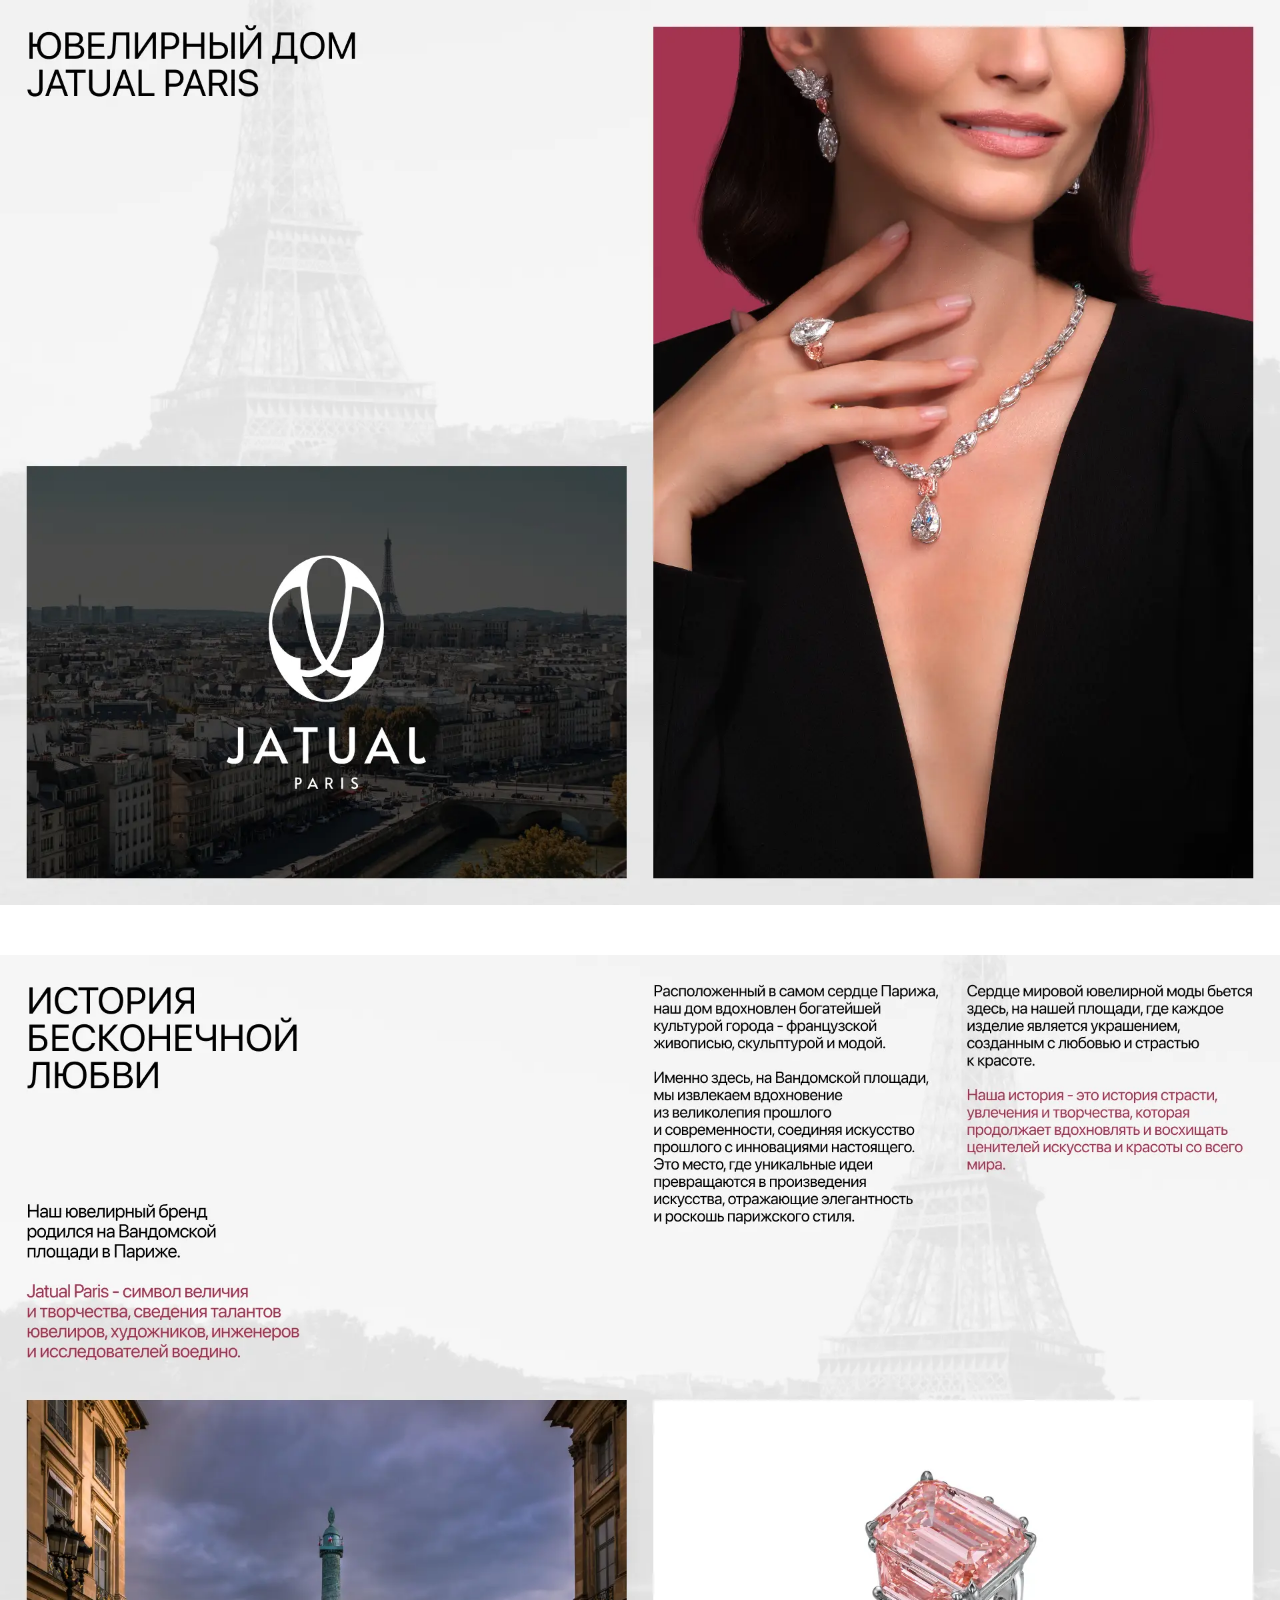
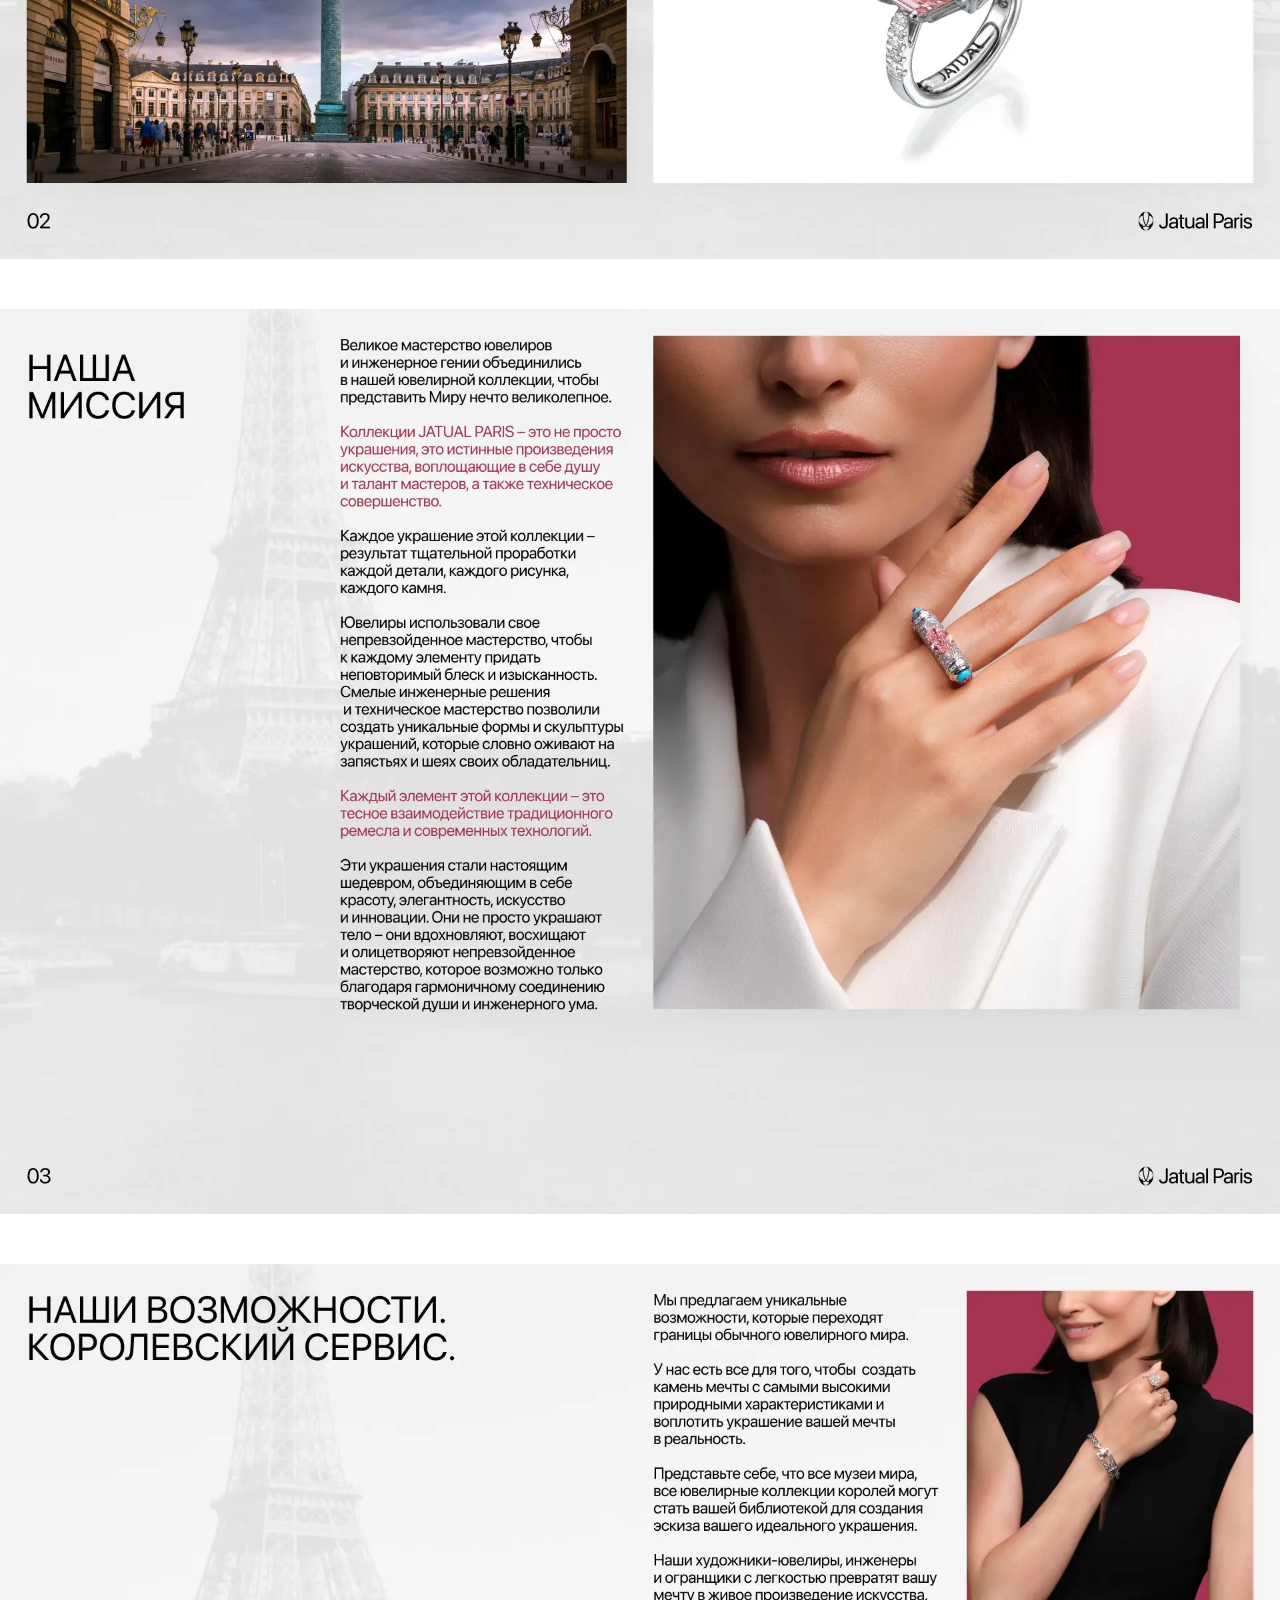
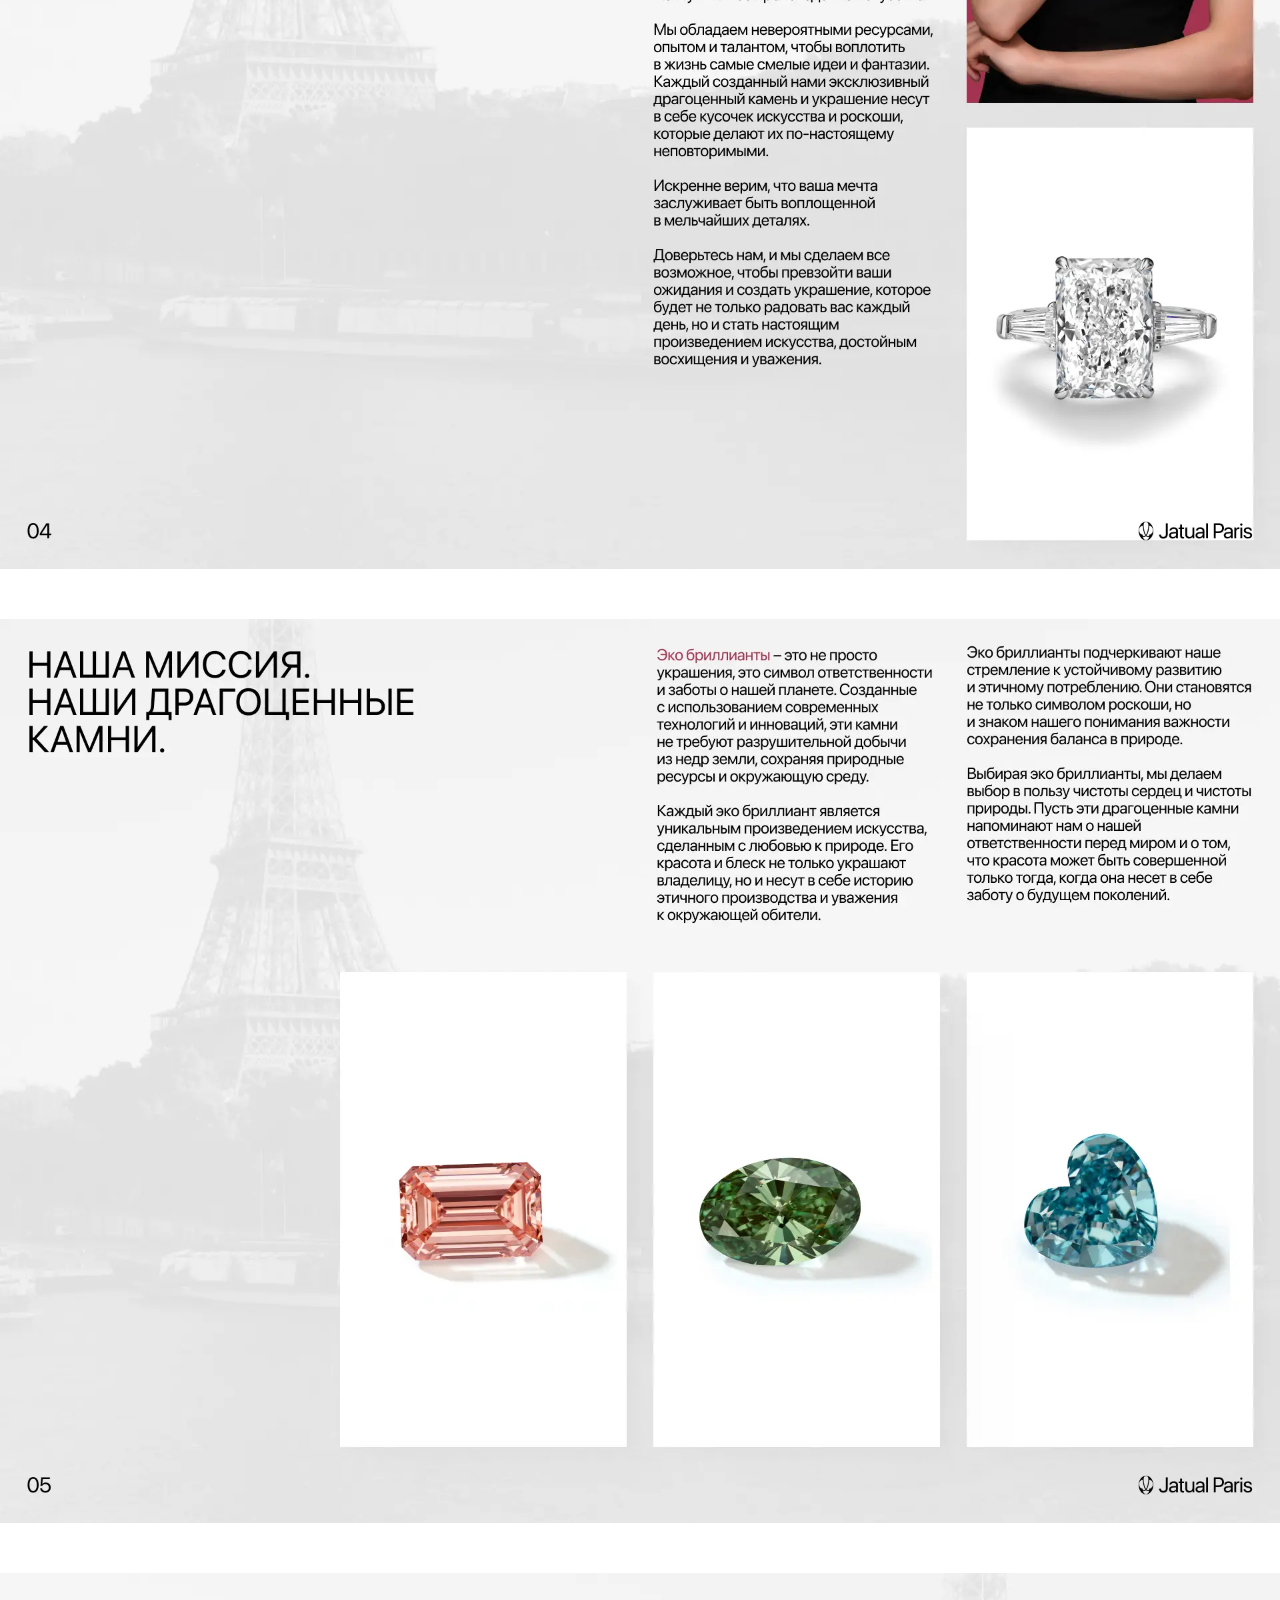
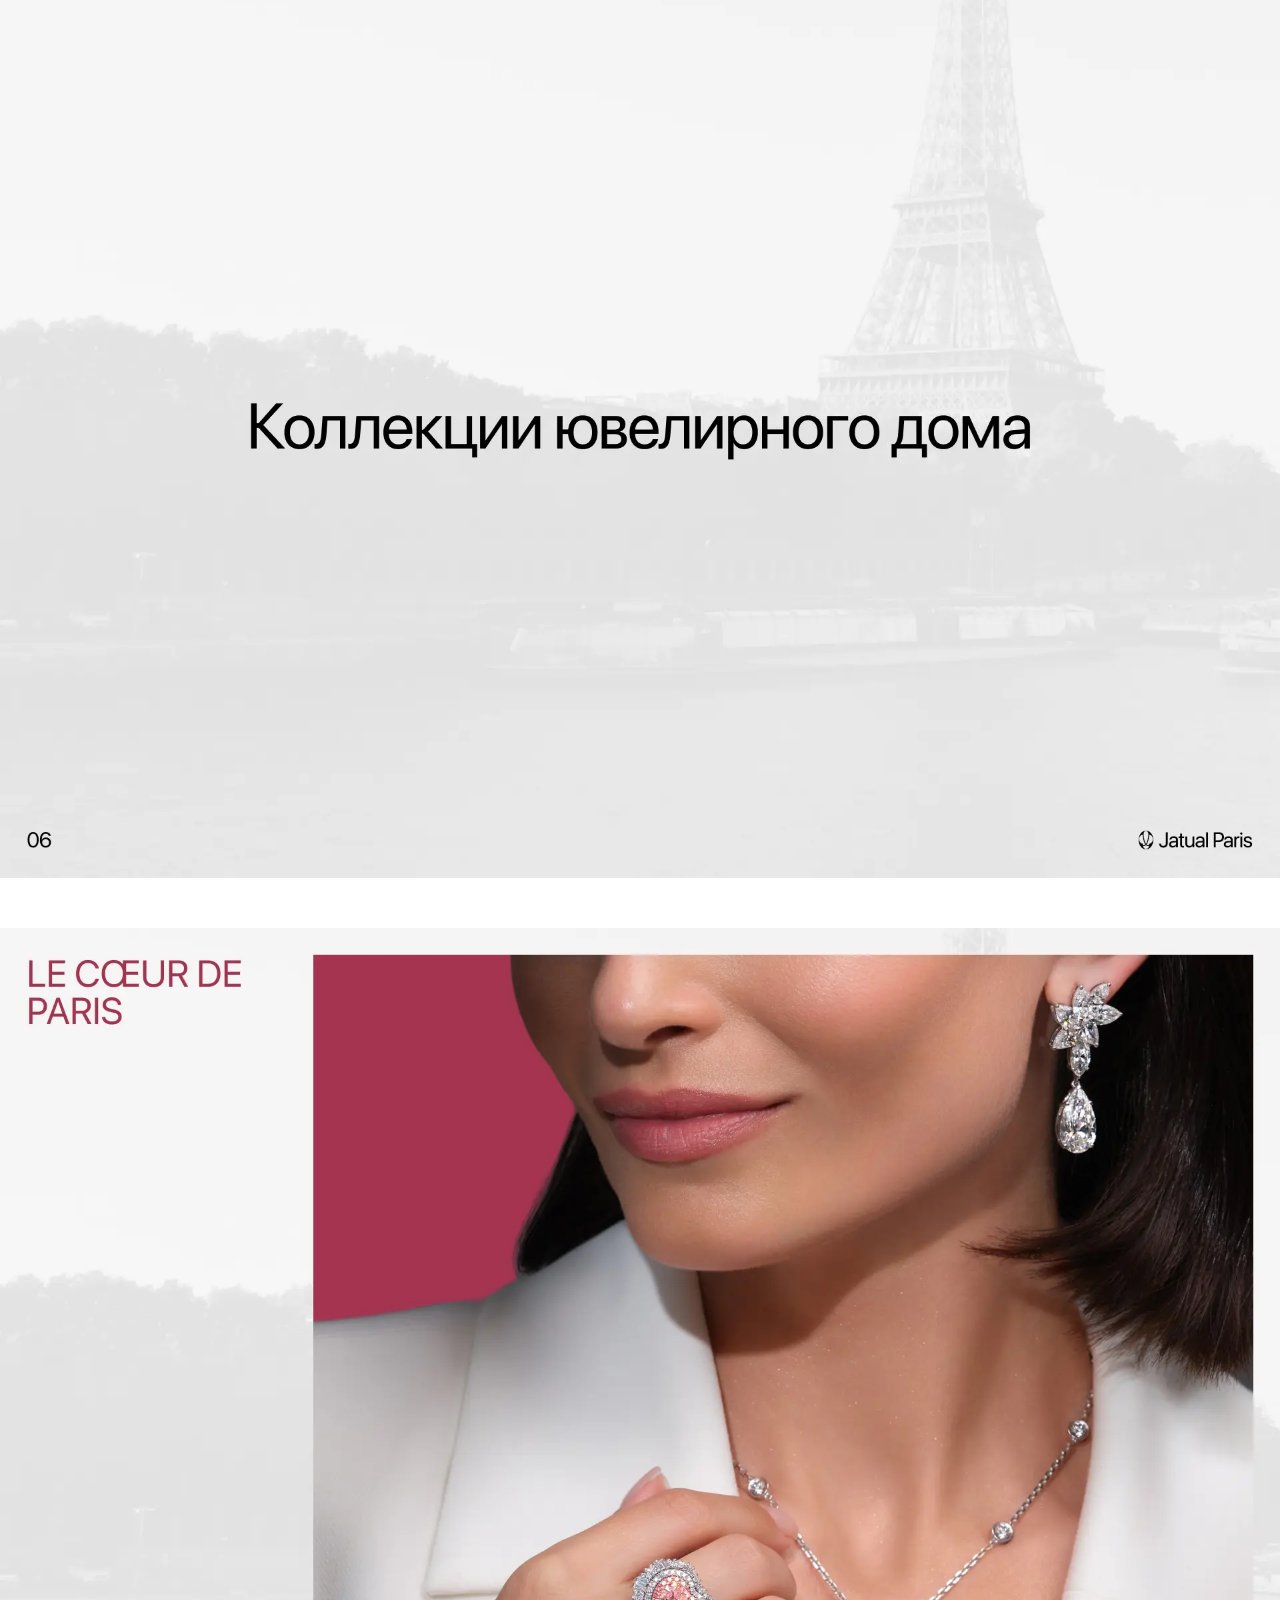
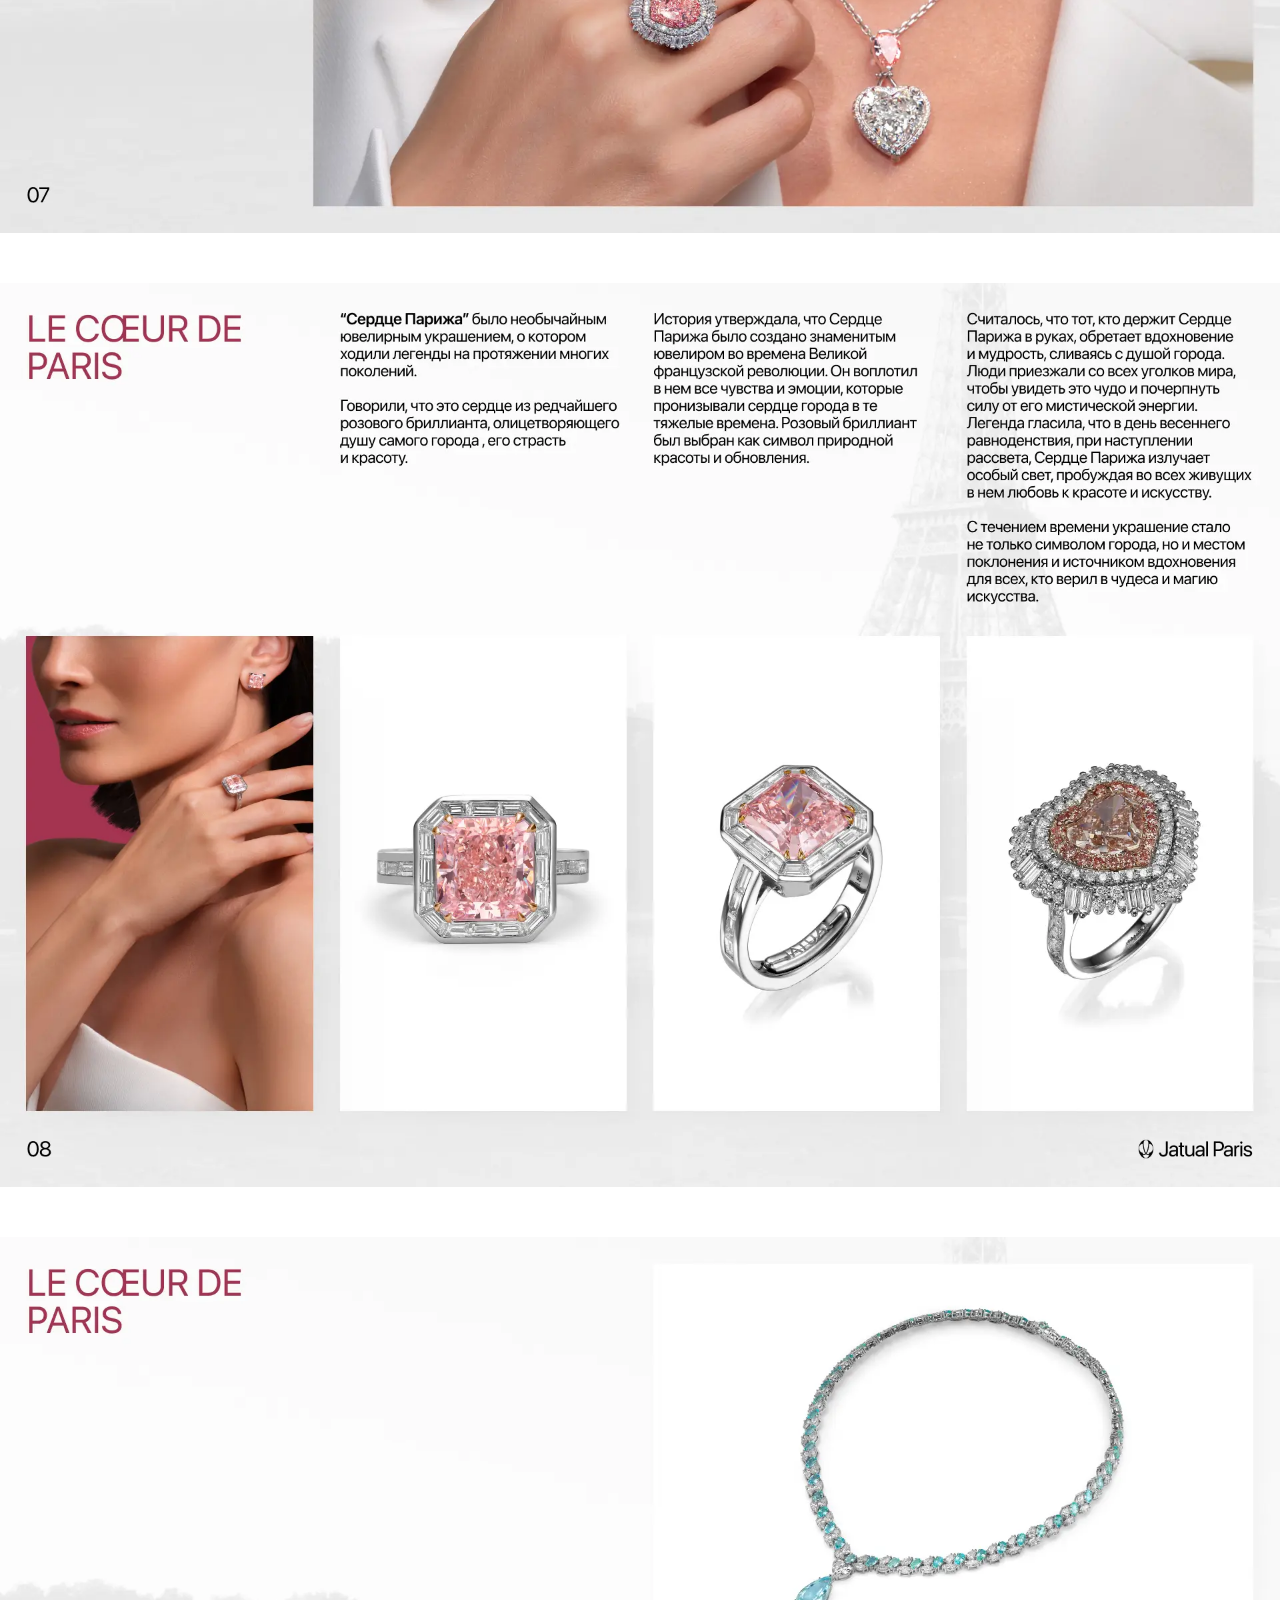
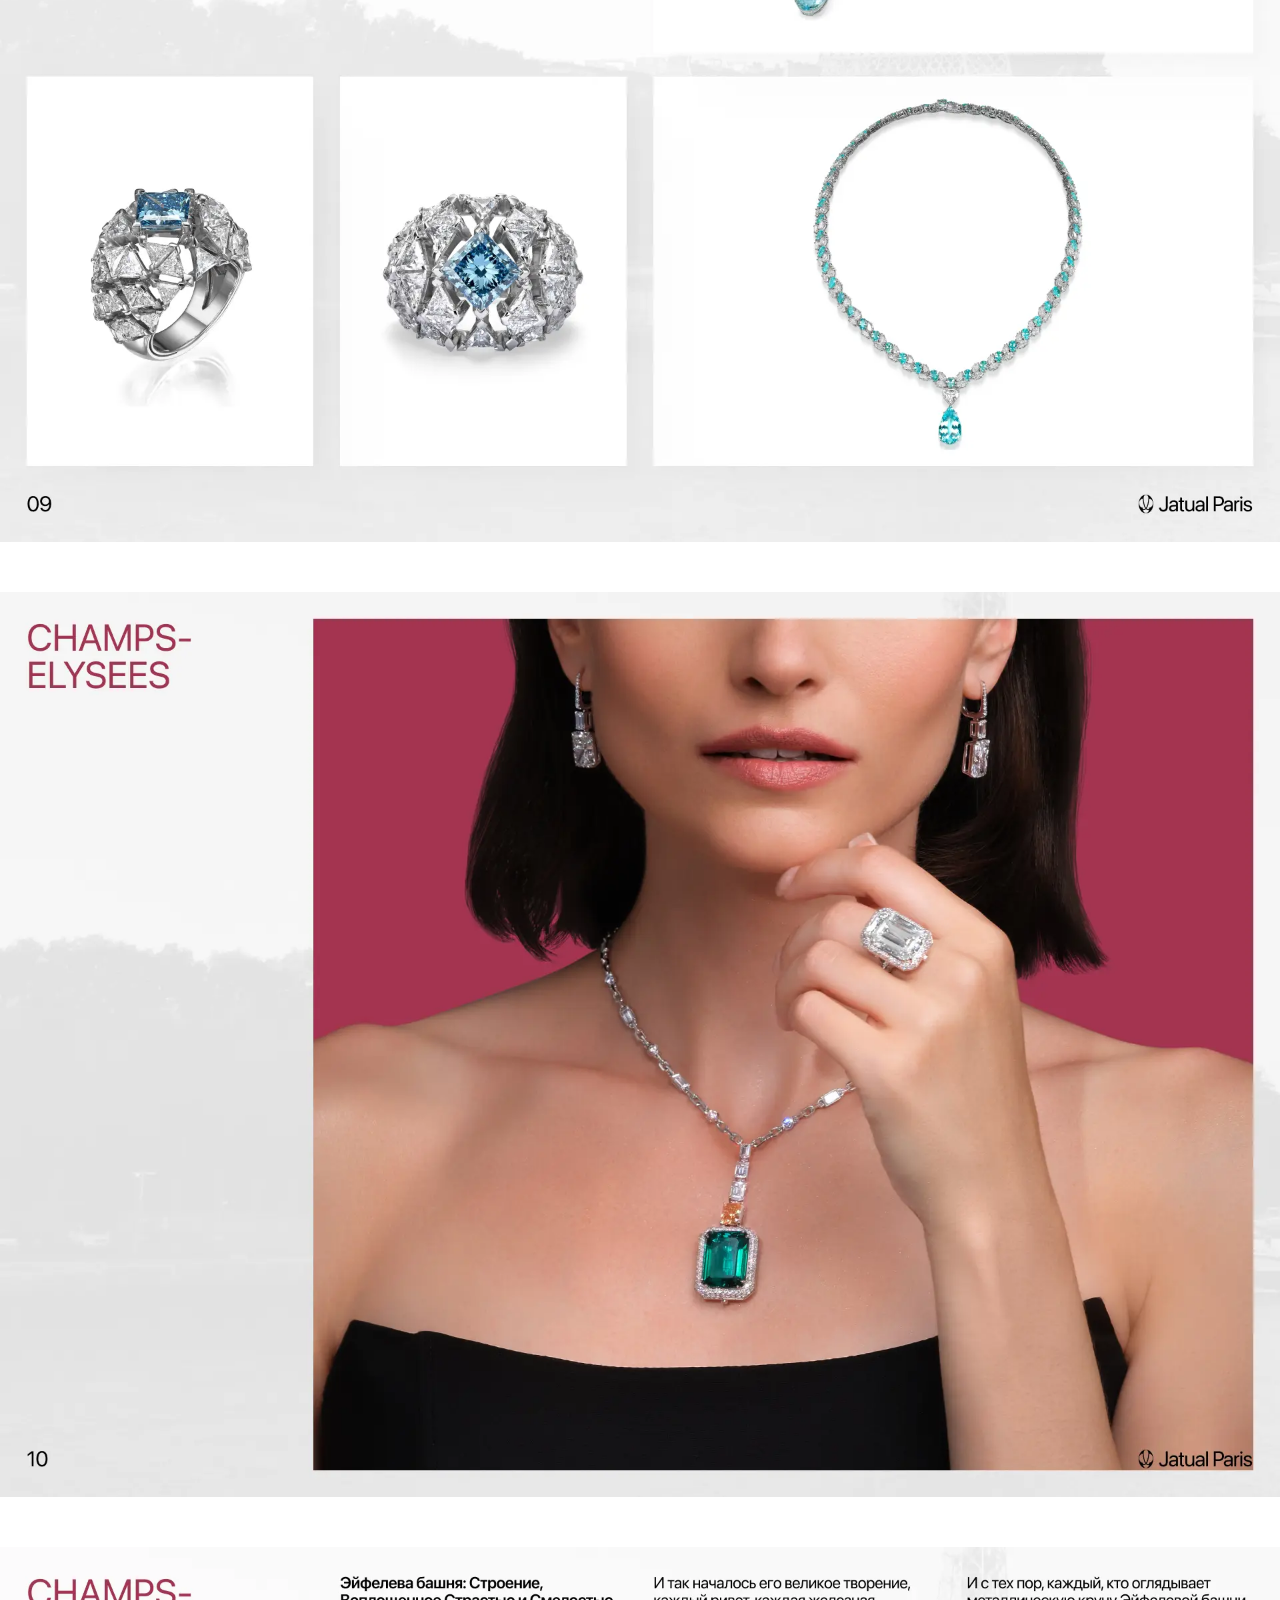
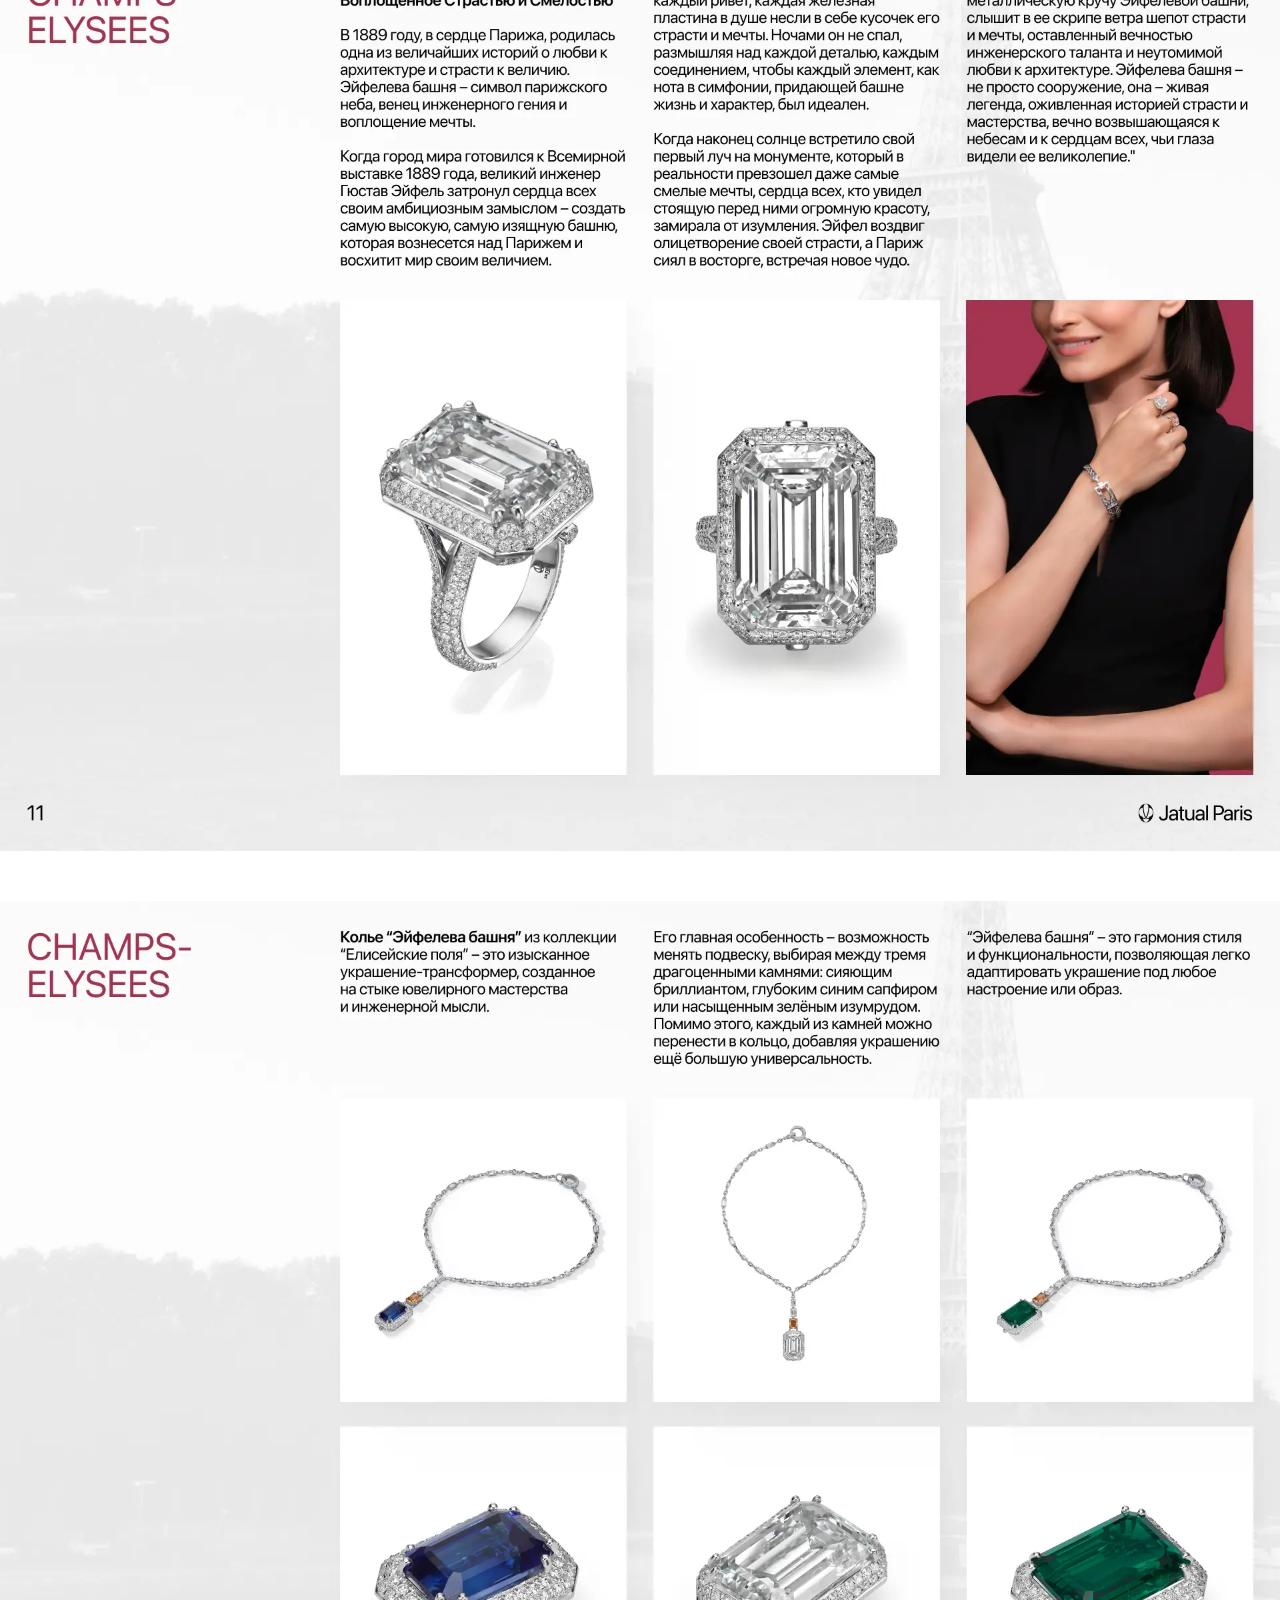
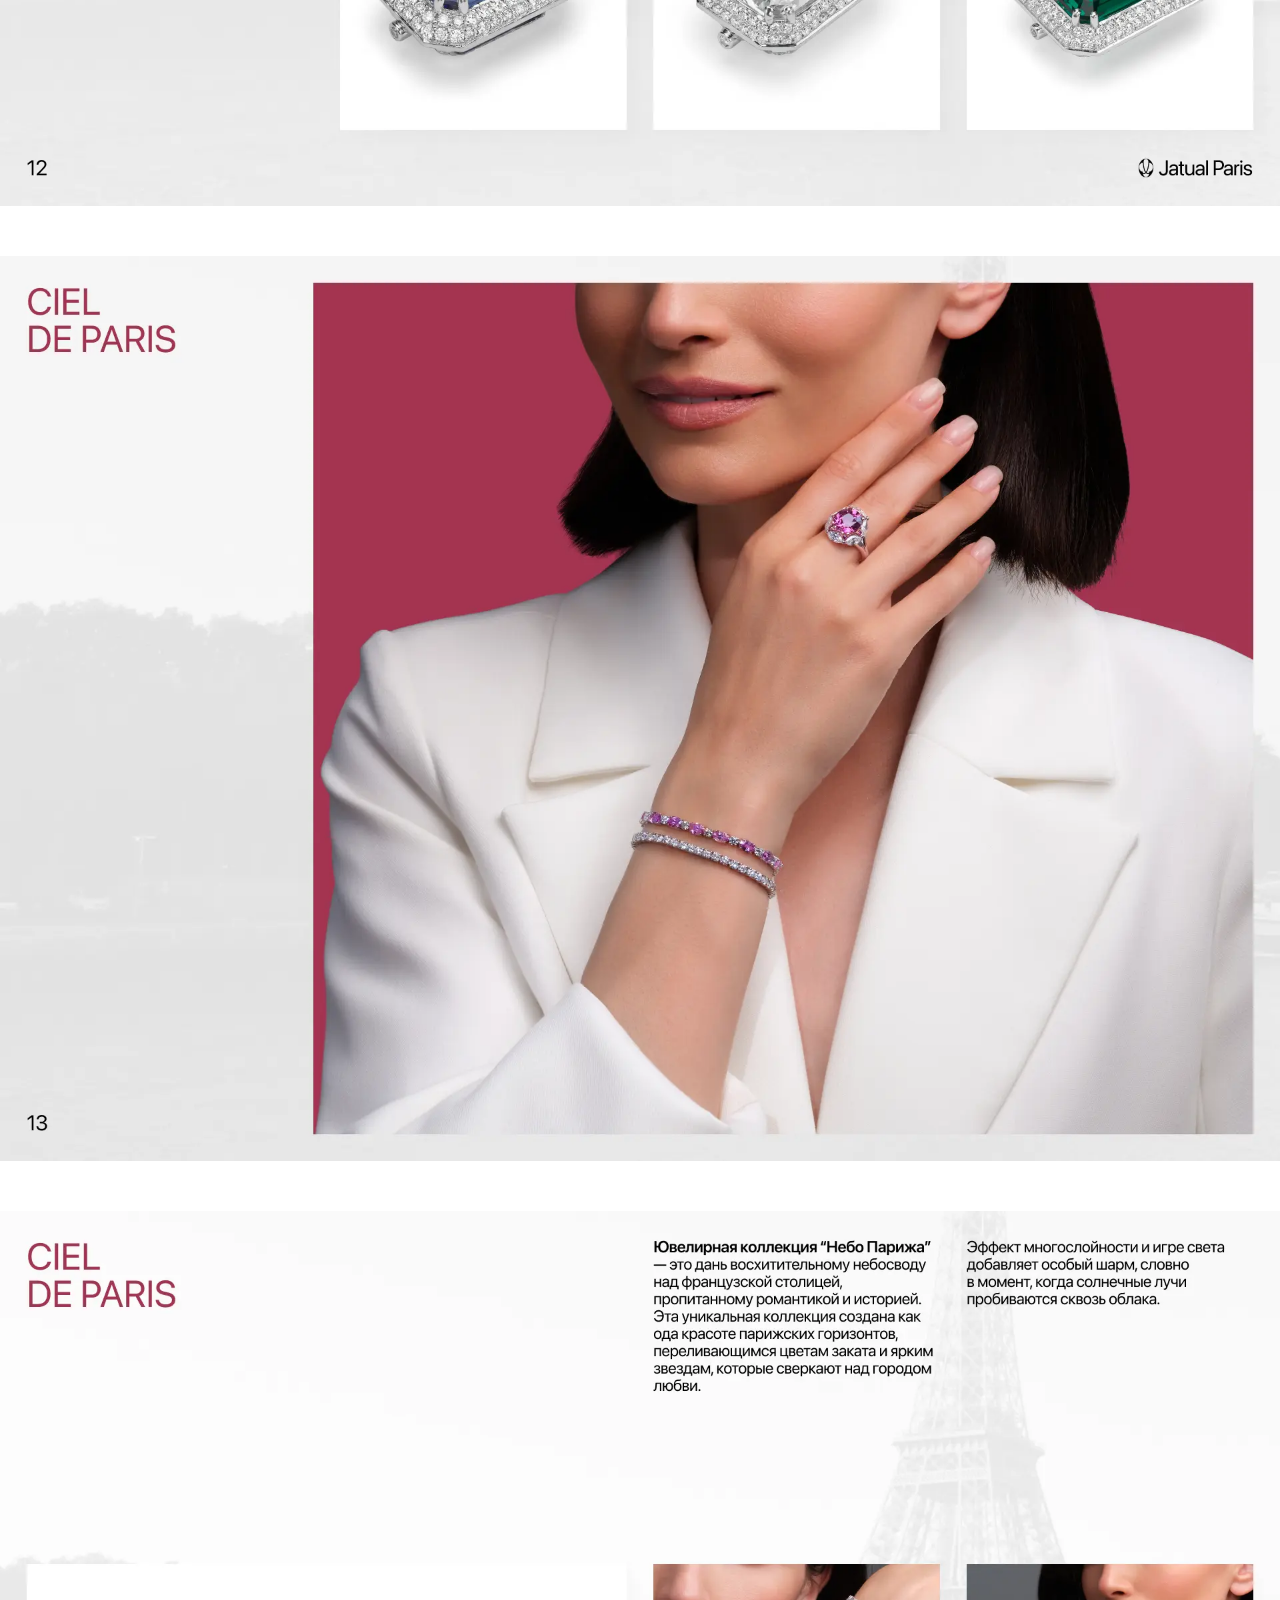
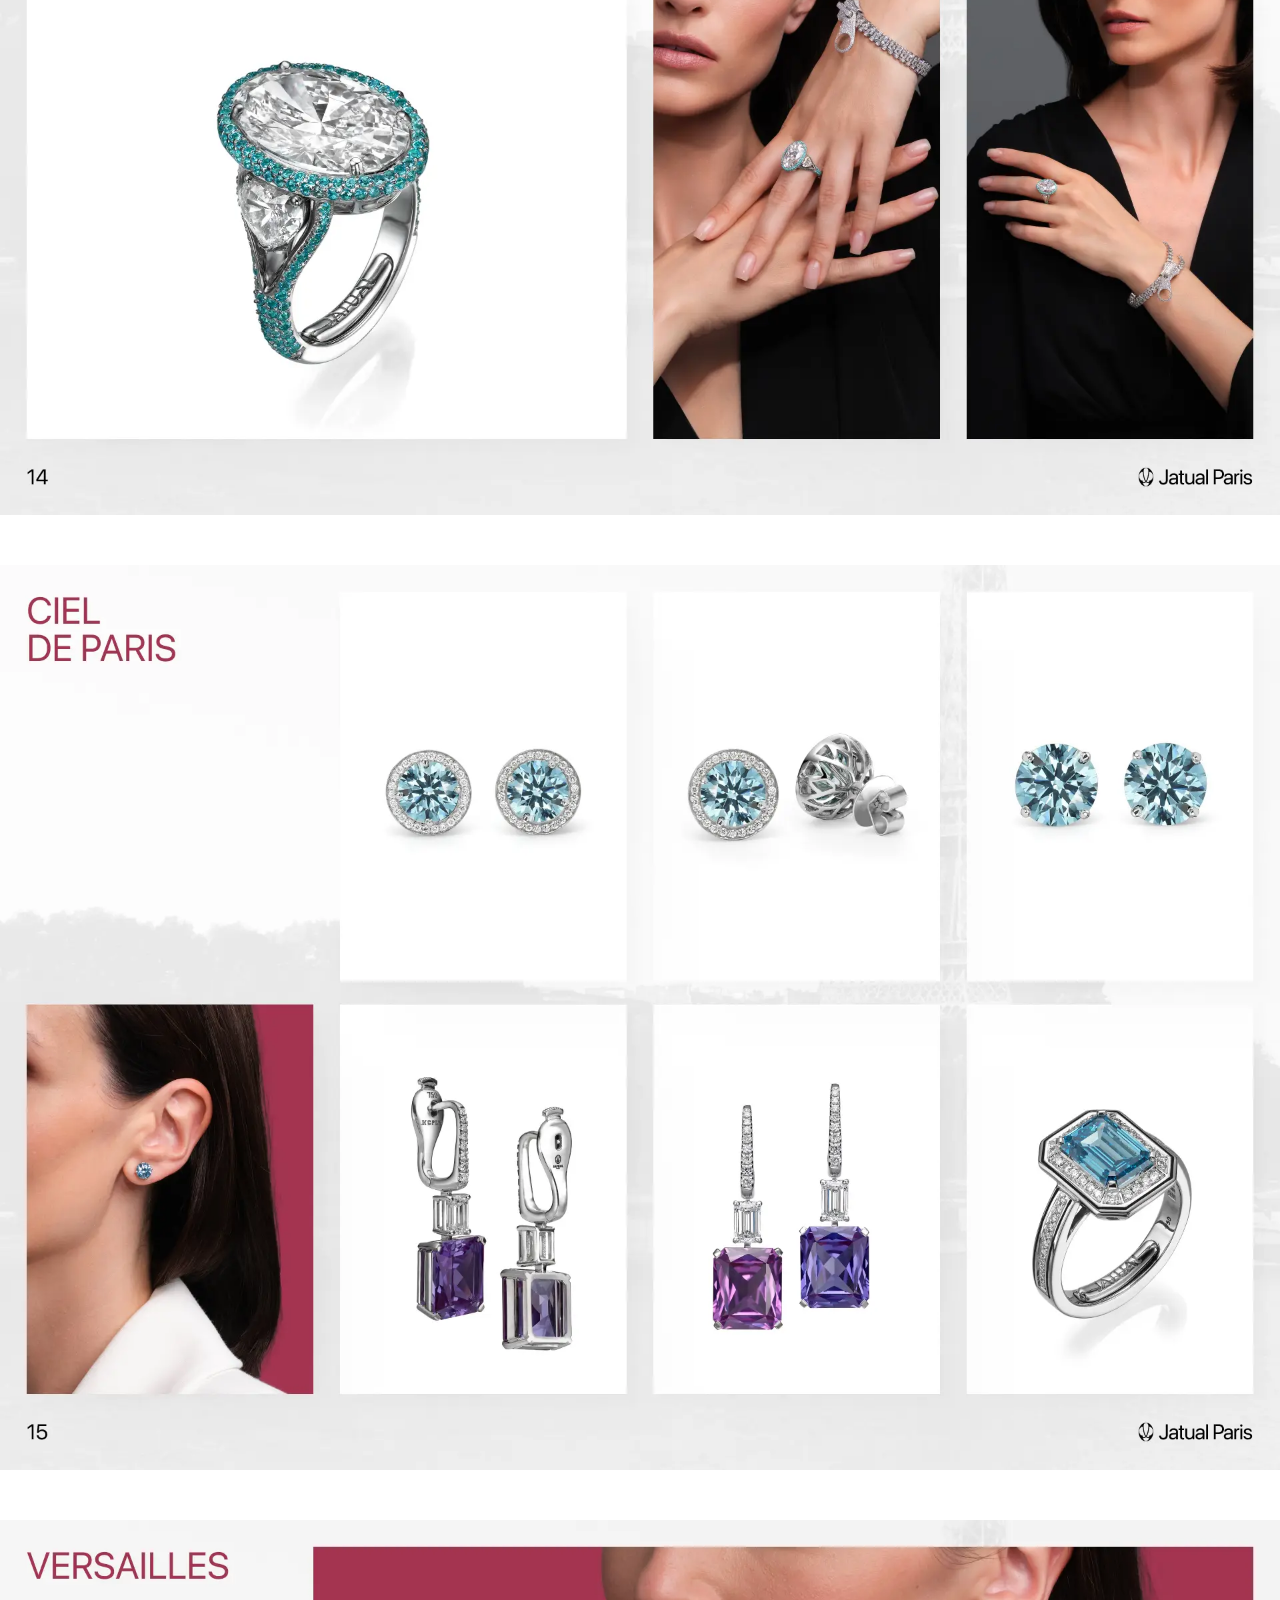
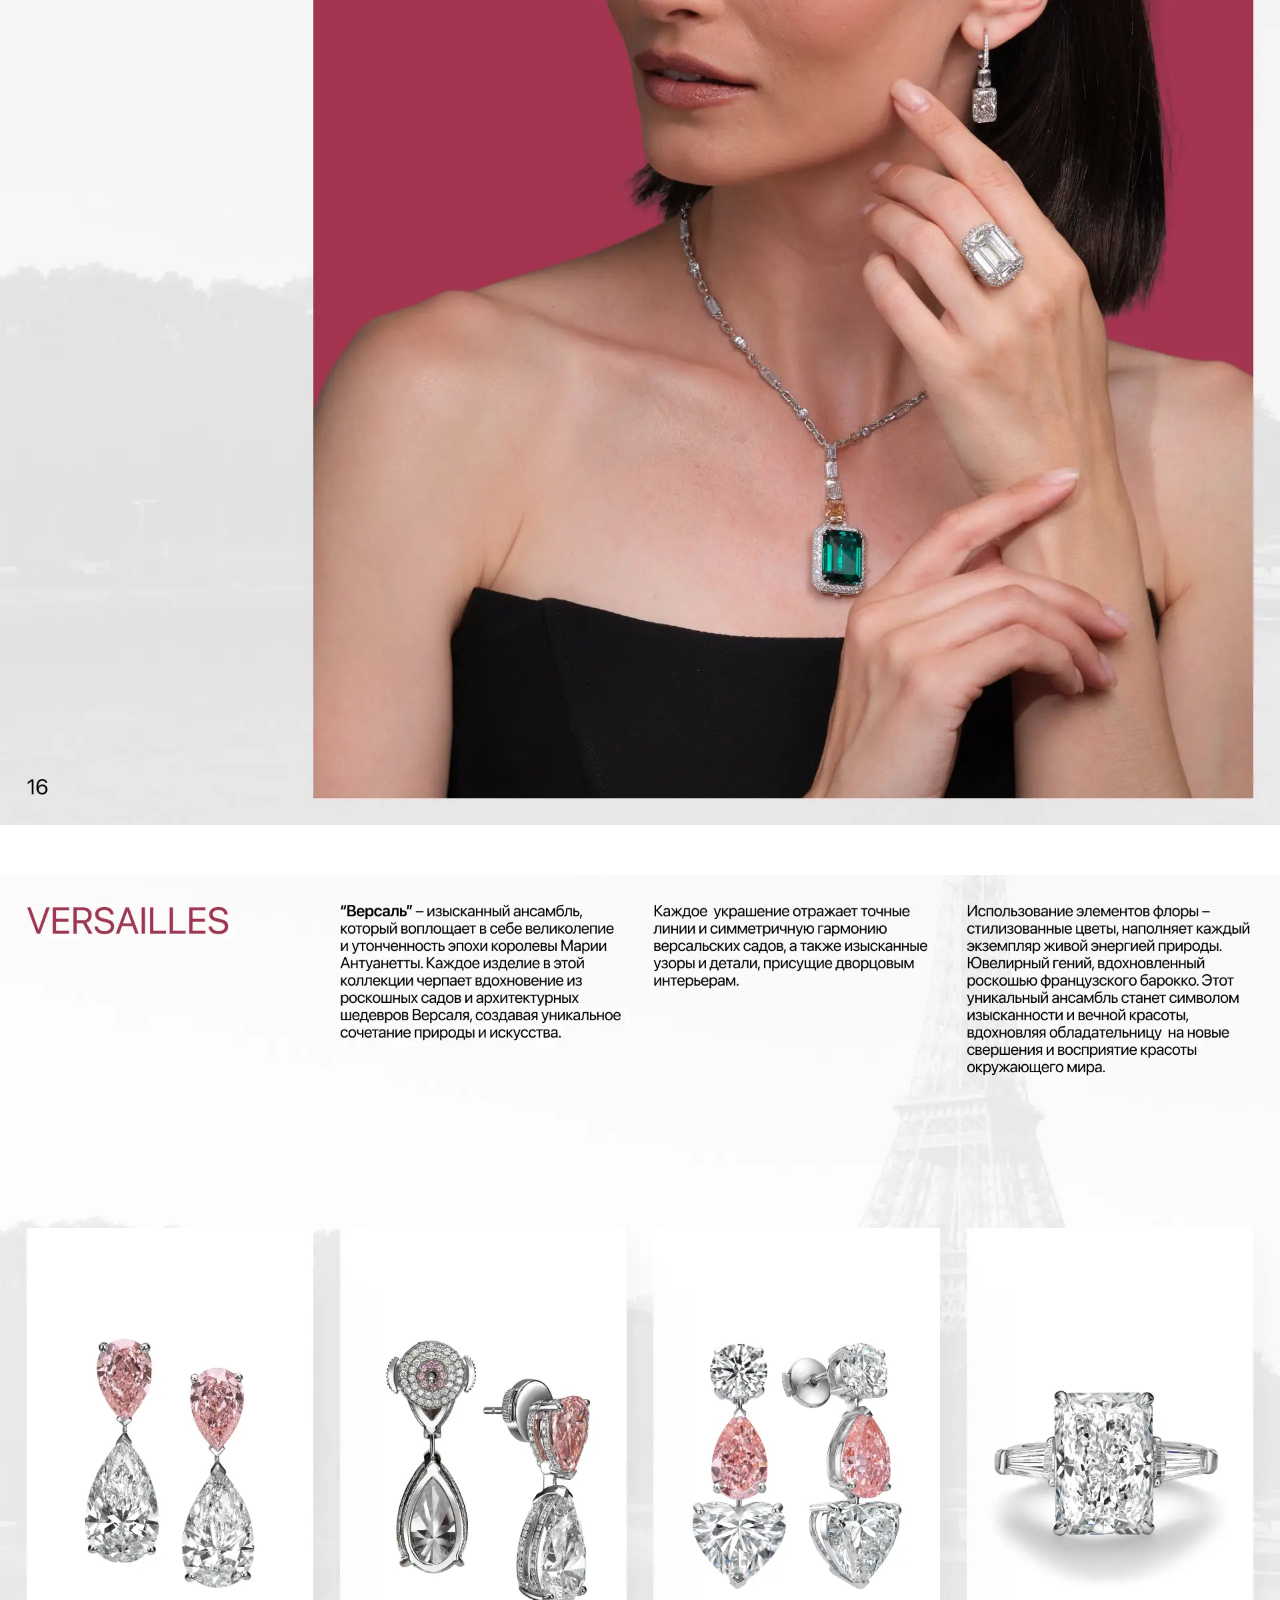
<file: pdf.html>
<!DOCTYPE html>
<html lang="ru">

<head>
    <meta charset="UTF-8" />
    <meta name="viewport" content="width=device-width, user-scalable=no, viewport-fit=cover" />
    <title>JATUAL PARIS</title>

    <link rel="apple-touch-icon" sizes="180x180" href="./img/favicon/apple-touch-icon.png">
    <link rel="icon" type="image/png" sizes="32x32" href="./img/favicon/favicon-32x32.png">
    <link rel="icon" type="image/png" sizes="16x16" href="./img/favicon/favicon-16x16.png">
    <link rel="manifest" href="./img/favicon/site.webmanifest">
    <link rel="mask-icon" href="./img/safari-pinned-tab.svg" color="#000000">
    <meta name="msapplication-TileColor" content="#da532c">
    <meta name="theme-color" content="#ffffff">

    <link rel="stylesheet" type="text/css" href="./fonts/stylesheet.css" />

    <link rel="stylesheet" type="text/css" href="./libs/swiper/swiper-bundle.min.css" />
    <link rel="stylesheet" type="text/css" href="./libs/selectric/selectric.css" />
    <link rel="stylesheet" type="text/css" href="./libs/micromodal/micromodal.css" />
    <link rel="stylesheet" type="text/css" href="./libs/fancybox/fancybox.css" />
    <link rel="stylesheet" type="text/css" href="./libs/aos/aos.css" />

    <link rel="stylesheet" type="text/css" href="./css/style.css" />
</head>

<body>
    <div class="site-wrapper">
        <main class="main">
            <div class="pdf">

                <div class="site-media">
                    <picture>
                        <source type="image/webp" srcset="./img/img-pdf/pic-pdf1.webp" />
                        <img la src="./img/img-pdf/pic-pdf1.jpg" alt="" loading="lazy">
                    </picture>
                </div>

                <div class="site-media">
                    <picture>
                        <source type="image/webp" srcset="./img/img-pdf/pic-pdf2.webp" />
                        <img la src="./img/img-pdf/pic-pdf2.jpg" alt="" loading="lazy">
                    </picture>
                </div>

                <div class="site-media">
                    <picture>
                        <source type="image/webp" srcset="./img/img-pdf/pic-pdf3.webp" />
                        <img la src="./img/img-pdf/pic-pdf3.jpg" alt="" loading="lazy">
                    </picture>
                </div>

                <div class="site-media">
                    <picture>
                        <source type="image/webp" srcset="./img/img-pdf/pic-pdf4.webp" />
                        <img la src="./img/img-pdf/pic-pdf4.jpg" alt="" loading="lazy">
                    </picture>
                </div>

                <div class="site-media">
                    <picture>
                        <source type="image/webp" srcset="./img/img-pdf/pic-pdf5.webp" />
                        <img la src="./img/img-pdf/pic-pdf5.jpg" alt="" loading="lazy">
                    </picture>
                </div>

                <div class="site-media">
                    <picture>
                        <source type="image/webp" srcset="./img/img-pdf/pic-pdf6.webp" />
                        <img la src="./img/img-pdf/pic-pdf6.jpg" alt="" loading="lazy">
                    </picture>
                </div>

                <div class="site-media">
                    <picture>
                        <source type="image/webp" srcset="./img/img-pdf/pic-pdf7.webp" />
                        <img la src="./img/img-pdf/pic-pdf7.jpg" alt="" loading="lazy">
                    </picture>
                </div>

                <div class="site-media">
                    <picture>
                        <source type="image/webp" srcset="./img/img-pdf/pic-pdf8.webp" />
                        <img la src="./img/img-pdf/pic-pdf8.jpg" alt="" loading="lazy">
                    </picture>
                </div>

                <div class="site-media">
                    <picture>
                        <source type="image/webp" srcset="./img/img-pdf/pic-pdf9.webp" />
                        <img la src="./img/img-pdf/pic-pdf9.jpg" alt="" loading="lazy">
                    </picture>
                </div>

                <div class="site-media">
                    <picture>
                        <source type="image/webp" srcset="./img/img-pdf/pic-pdf10.webp" />
                        <img la src="./img/img-pdf/pic-pdf10.jpg" alt="" loading="lazy">
                    </picture>
                </div>

                <div class="site-media">
                    <picture>
                        <source type="image/webp" srcset="./img/img-pdf/pic-pdf11.webp" />
                        <img la src="./img/img-pdf/pic-pdf11.jpg" alt="" loading="lazy">
                    </picture>
                </div>

                <div class="site-media">
                    <picture>
                        <source type="image/webp" srcset="./img/img-pdf/pic-pdf12.webp" />
                        <img la src="./img/img-pdf/pic-pdf12.jpg" alt="" loading="lazy">
                    </picture>
                </div>

                <div class="site-media">
                    <picture>
                        <source type="image/webp" srcset="./img/img-pdf/pic-pdf13.webp" />
                        <img la src="./img/img-pdf/pic-pdf13.jpg" alt="" loading="lazy">
                    </picture>
                </div>

                <div class="site-media">
                    <picture>
                        <source type="image/webp" srcset="./img/img-pdf/pic-pdf14.webp" />
                        <img la src="./img/img-pdf/pic-pdf14.jpg" alt="" loading="lazy">
                    </picture>
                </div>

                <div class="site-media">
                    <picture>
                        <source type="image/webp" srcset="./img/img-pdf/pic-pdf15.webp" />
                        <img la src="./img/img-pdf/pic-pdf15.jpg" alt="" loading="lazy">
                    </picture>
                </div>

                <div class="site-media">
                    <picture>
                        <source type="image/webp" srcset="./img/img-pdf/pic-pdf16.webp" />
                        <img la src="./img/img-pdf/pic-pdf16.jpg" alt="" loading="lazy">
                    </picture>
                </div>

                <div class="site-media">
                    <picture>
                        <source type="image/webp" srcset="./img/img-pdf/pic-pdf17.webp" />
                        <img la src="./img/img-pdf/pic-pdf17.jpg" alt="" loading="lazy">
                    </picture>
                </div>

                <div class="site-media">
                    <picture>
                        <source type="image/webp" srcset="./img/img-pdf/pic-pdf18.webp" />
                        <img la src="./img/img-pdf/pic-pdf18.jpg" alt="" loading="lazy">
                    </picture>
                </div>

                <div class="site-media">
                    <picture>
                        <source type="image/webp" srcset="./img/img-pdf/pic-pdf19.webp" />
                        <img la src="./img/img-pdf/pic-pdf19.jpg" alt="" loading="lazy">
                    </picture>
                </div>

                <div class="site-media">
                    <picture>
                        <source type="image/webp" srcset="./img/img-pdf/pic-pdf20.webp" />
                        <img la src="./img/img-pdf/pic-pdf20.jpg" alt="" loading="lazy">
                    </picture>
                </div>

            </div>
        </main>
    </div>

    <div class="micromodal-slide modal" id="modal-success" aria-hidden="true">
        <div class="modal__overlay" tabindex="-1" data-micromodal-close>
            <div class="modal__container" role="dialog" aria-modal="true">
                <div class="modal__inner">
                    <button class="modal__close" aria-label="Close modal" data-micromodal-close>

                        <svg width="14" height="14" viewBox="0 0 14 14" fill="none" xmlns="http://www.w3.org/2000/svg">
                            <path
                                d="M1.4 14L0 12.6L5.6 7L0 1.4L1.4 0L7 5.6L12.6 0L14 1.4L8.4 7L14 12.6L12.6 14L7 8.4L1.4 14Z"
                                fill="black" />
                        </svg>

                    </button>
                    <div class="modal__content" autocomplete="off">
                        <div class="modal-custom">
                            <h2 class="caption modals-caption">Спасибо</h2>
                            <p>Какой то текст</p>
                        </div>
                    </div>
                </div>
            </div>
        </div>
    </div>

    <div class="micromodal-slide modal" id="modal-form" aria-hidden="true">
        <div class="modal__overlay" tabindex="-1" data-micromodal-close>
            <div class="modal__container" role="dialog" aria-modal="true">
                <div class="modal__inner">
                    <button class="modal__close" aria-label="Close modal" data-micromodal-close>

                        <svg width="14" height="14" viewBox="0 0 14 14" fill="none" xmlns="http://www.w3.org/2000/svg">
                            <path
                                d="M1.4 14L0 12.6L5.6 7L0 1.4L1.4 0L7 5.6L12.6 0L14 1.4L8.4 7L14 12.6L12.6 14L7 8.4L1.4 14Z"
                                fill="black" />
                        </svg>

                    </button>
                    <div class="modal__content" autocomplete="off">
                        <div class="modal-custom">
                            <section class="form-section">
                                <div class="container">
                                    <form id="site_form_popup" method="post" class="form-section__left">
                                        <h2 class="caption">Назначить встречу</h2>
                                        <p>
                                            Для получения более подробной информации напишите нам и мы ответим Вам в
                                            ближайшее время.
                                        </p>
                                        <div class="input-list">
                                            <div class="input-item">
                                                <input type="text" placeholder="ИМЯ" required name="name" value="">
                                            </div>
                                            <div class="input-item">
                                                <input type="email" placeholder="E-MAIL" required name="email" value="">
                                            </div>
                                            <div class="input-item">
                                                <input type="text" placeholder="ТЕЛЕФОН" class="phone-input" required
                                                    name="phone" value="">
                                            </div>
                                            <div class="input-item">
                                                <input type="text" placeholder="ВАШ ВОПРОС" required name="message"
                                                    value="">
                                            </div>
                                        </div>
                                        <button onclick="onHandeClickForm()" type="submit"
                                            class="btn btn--dark">ОТПРАВИТЬ</button>
                                    </form>
                                    <picture class="picture">
                                        <source type="image/webp" srcset="./img/paris.webp" />
                                        <img src="./img/paris.png" alt="" />
                                    </picture>
                                </div>
                            </section>
                        </div>
                    </div>
                </div>
            </div>
        </div>
    </div>
</body>

<script src="./libs/jquery/jquery-3.7.1.min.js"></script>
<script src="./libs/swiper/swiper-bundle.min.js"></script>
<script src="./libs/selectric/jquery.selectric.min.js"></script>
<script src="./libs/micromodal/micromodal.min.js"></script>
<script src="./libs/tabslet/jquery.tabslet.min.js"></script>
<script src="./libs/fancybox/fancybox.umd.js"></script>
<script src="./libs/inputmask/jquery.inputmask.min.js"></script>
<script src="./libs/aos/aos.js"></script>

<!-- ключ от Natuizi -->
<!-- <script src="https://api-maps.yandex.ru/v3/?apikey=574045b8-d039-4fb8-addb-e6a182b6661e&lang=ru_RU"></script> -->

<script src="./js/main.js"></script>

</html>
</file>
<file: fonts/stylesheet.css>
@font-face {
    font-family: 'Cormorant';
    src: url('Cormorant-SemiBold.woff2') format('woff2'),
        url('Cormorant-SemiBold.woff') format('woff');
    font-weight: 600;
    font-style: normal;
    font-display: swap;
}

@font-face {
    font-family: 'Cormorant';
    src: url('Cormorant-Bold.woff2') format('woff2'),
        url('Cormorant-Bold.woff') format('woff');
    font-weight: bold;
    font-style: normal;
    font-display: swap;
}

@font-face {
    font-family: 'Cormorant';
    src: url('Cormorant-Medium.woff2') format('woff2'),
        url('Cormorant-Medium.woff') format('woff');
    font-weight: 500;
    font-style: normal;
    font-display: swap;
}

@font-face {
    font-family: 'Carolina';
    src: url('Carolina.woff2') format('woff2'),
        url('Carolina.woff') format('woff');
    font-weight: normal;
    font-style: normal;
    font-display: swap;
}

@font-face {
    font-family: 'Cormorant';
    src: url('Cormorant-Regular.woff2') format('woff2'),
        url('Cormorant-Regular.woff') format('woff');
    font-weight: normal;
    font-style: normal;
    font-display: swap;
}

@font-face {
    font-family: 'Cormorant';
    src: url('Cormorant-Light.woff2') format('woff2'),
        url('Cormorant-Light.woff') format('woff');
    font-weight: 300;
    font-style: normal;
    font-display: swap;
}

@font-face {
    font-family: 'FuturaMediumC';
    src: url('FuturaMediumC.woff2') format('woff2'),
        url('FuturaMediumC.woff') format('woff');
    font-weight: 500;
    font-style: normal;
    font-display: swap;
}

@font-face {
    font-family: 'FuturaBookC';
    src: url('FuturaBookC.woff2') format('woff2'),
        url('FuturaBookC.woff') format('woff');
    font-weight: normal;
    font-style: normal;
    font-display: swap;
}

@font-face {
    font-family: 'Alegreya';
    src: url('Alegreya-ExtraBold.woff2') format('woff2'),
        url('Alegreya-ExtraBold.woff') format('woff');
    font-weight: bold;
    font-style: normal;
    font-display: swap;
}
</file>
<file: libs/selectric/selectric.css>
/*======================================
  Selectric v1.13.0
======================================*/

.selectric-wrapper {
  position: relative;
  cursor: pointer;
}

.selectric-responsive {
  width: 100%;
}

.selectric {
  border: 1px solid #DDD;
  border-radius: 0px;
  background: #F8F8F8;
  position: relative;
  overflow: hidden;
}

.selectric .label {
  display: block;
  white-space: nowrap;
  overflow: hidden;
  text-overflow: ellipsis;
  margin: 0 38px 0 10px;
  font-size: 12px;
  line-height: 38px;
  color: #444;
  height: 38px;
  -webkit-user-select: none;
     -moz-user-select: none;
      -ms-user-select: none;
          user-select: none;
}

.selectric .button {
  display: block;
  position: absolute;
  right: 0;
  top: 0;
  width: 38px;
  height: 38px;
  line-height: 38px;
  background-color: #F8f8f8;
  color: #BBB;
  text-align: center;
  font: 0/0 a;
  *font: 20px/38px Lucida Sans Unicode, Arial Unicode MS, Arial;
}

.selectric .button:after {
  content: " ";
  position: absolute;
  top: 0;
  right: 0;
  bottom: 0;
  left: 0;
  margin: auto;
  width: 0;
  height: 0;
  border: 4px solid transparent;
  border-top-color: #BBB;
  border-bottom: none;
}

.selectric-focus .selectric {
  border-color: #aaaaaa;
}

.selectric-hover .selectric {
  border-color: #c4c4c4;
}

.selectric-hover .selectric .button {
  color: #a2a2a2;
}

.selectric-hover .selectric .button:after {
  border-top-color: #a2a2a2;
}

.selectric-open {
  z-index: 9999;
}

.selectric-open .selectric {
  border-color: #c4c4c4;
}

.selectric-open .selectric-items {
  display: block;
}

.selectric-disabled {
  filter: alpha(opacity=50);
  opacity: 0.5;
  cursor: default;
  -webkit-user-select: none;
     -moz-user-select: none;
      -ms-user-select: none;
          user-select: none;
}

.selectric-hide-select {
  position: relative;
  overflow: hidden;
  width: 0;
  height: 0;
}

.selectric-hide-select select {
  position: absolute;
  left: -100%;
}

.selectric-hide-select.selectric-is-native {
  position: absolute;
  width: 100%;
  height: 100%;
  z-index: 10;
}

.selectric-hide-select.selectric-is-native select {
  position: absolute;
  top: 0;
  left: 0;
  right: 0;
  height: 100%;
  width: 100%;
  border: none;
  z-index: 1;
  box-sizing: border-box;
  opacity: 0;
}

.selectric-input {
  position: absolute !important;
  top: 0 !important;
  left: 0 !important;
  overflow: hidden !important;
  clip: rect(0, 0, 0, 0) !important;
  margin: 0 !important;
  padding: 0 !important;
  width: 1px !important;
  height: 1px !important;
  outline: none !important;
  border: none !important;
  *font: 0/0 a !important;
  background: none !important;
}

.selectric-temp-show {
  position: absolute !important;
  visibility: hidden !important;
  display: block !important;
}

/* Items box */
.selectric-items {
  display: none;
  position: absolute;
  top: 100%;
  left: 0;
  background: #F8F8F8;
  border: 1px solid #c4c4c4;
  z-index: -1;
  box-shadow: 0 0 10px -6px;
}

.selectric-items .selectric-scroll {
  height: 100%;
  overflow: auto;
}

.selectric-above .selectric-items {
  top: auto;
  bottom: 100%;
}

.selectric-items ul, .selectric-items li {
  list-style: none;
  padding: 0;
  margin: 0;
  font-size: 12px;
  line-height: 20px;
  min-height: 20px;
}

.selectric-items li {
  display: block;
  padding: 10px;
  color: #666;
  cursor: pointer;
}

.selectric-items li.selected {
  background: #E0E0E0;
  color: #444;
}

.selectric-items li.highlighted {
  background: #D0D0D0;
  color: #444;
}

.selectric-items li:hover {
  background: #D5D5D5;
  color: #444;
}

.selectric-items .disabled {
  filter: alpha(opacity=50);
  opacity: 0.5;
  cursor: default !important;
  background: none !important;
  color: #666 !important;
  -webkit-user-select: none;
     -moz-user-select: none;
      -ms-user-select: none;
          user-select: none;
}

.selectric-items .selectric-group .selectric-group-label {
  font-weight: bold;
  padding-left: 10px;
  cursor: default;
  -webkit-user-select: none;
     -moz-user-select: none;
      -ms-user-select: none;
          user-select: none;
  background: none;
  color: #444;
}

.selectric-items .selectric-group.disabled li {
  filter: alpha(opacity=100);
  opacity: 1;
}

.selectric-items .selectric-group li {
  padding-left: 25px;
}
</file>
<file: libs/micromodal/micromodal.css>
/**************************\
  Basic Modal Styles
\**************************/

.modal {
  font-family: -apple-system,BlinkMacSystemFont,avenir next,avenir,helvetica neue,helvetica,ubuntu,roboto,noto,segoe ui,arial,sans-serif;
}

.modal__overlay {
  position: fixed;
  top: 0;
  left: 0;
  right: 0;
  bottom: 0;
  background: rgba(0,0,0,0.6);
  display: flex;
  justify-content: center;
  align-items: center;
}

.modal__container {
  background-color: #fff;
  padding: 30px;
  max-width: 500px;
  max-height: 100vh;
  border-radius: 4px;
  overflow-y: auto;
  box-sizing: border-box;
}

.modal__header {
  display: flex;
  justify-content: space-between;
  align-items: center;
}

.modal__title {
  margin-top: 0;
  margin-bottom: 0;
  font-weight: 600;
  font-size: 1.25rem;
  line-height: 1.25;
  color: #00449e;
  box-sizing: border-box;
}

.modal__close {
  background: transparent;
  border: 0;
}

.modal__header .modal__close:before { content: "\2715"; }

.modal__content {
  margin-top: 2rem;
  margin-bottom: 2rem;
  line-height: 1.5;
  color: rgba(0,0,0,.8);
}

.modal__btn {
  font-size: .875rem;
  padding-left: 1rem;
  padding-right: 1rem;
  padding-top: .5rem;
  padding-bottom: .5rem;
  background-color: #e6e6e6;
  color: rgba(0,0,0,.8);
  border-radius: .25rem;
  border-style: none;
  border-width: 0;
  cursor: pointer;
  -webkit-appearance: button;
  text-transform: none;
  overflow: visible;
  line-height: 1.15;
  margin: 0;
  will-change: transform;
  -moz-osx-font-smoothing: grayscale;
  -webkit-backface-visibility: hidden;
  backface-visibility: hidden;
  -webkit-transform: translateZ(0);
  transform: translateZ(0);
  transition: -webkit-transform .25s ease-out;
  transition: transform .25s ease-out;
  transition: transform .25s ease-out,-webkit-transform .25s ease-out;
}

.modal__btn:focus, .modal__btn:hover {
  -webkit-transform: scale(1.05);
  transform: scale(1.05);
}

.modal__btn-primary {
  background-color: #00449e;
  color: #fff;
}



/**************************\
  Demo Animation Style
\**************************/
@keyframes mmfadeIn {
    from { opacity: 0; }
      to { opacity: 1; }
}

@keyframes mmfadeOut {
    from { opacity: 1; }
      to { opacity: 0; }
}

@keyframes mmslideIn {
  from { transform: translateY(15%); }
    to { transform: translateY(0); }
}

@keyframes mmslideOut {
    from { transform: translateY(0); }
    to { transform: translateY(-10%); }
}

.micromodal-slide {
  display: none;
}

.micromodal-slide.is-open {
  display: block;
}

.micromodal-slide[aria-hidden="false"] .modal__overlay {
  animation: mmfadeIn .3s cubic-bezier(0.0, 0.0, 0.2, 1);
}

.micromodal-slide[aria-hidden="false"] .modal__container {
  animation: mmslideIn .3s cubic-bezier(0, 0, .2, 1);
}

.micromodal-slide[aria-hidden="true"] .modal__overlay {
  animation: mmfadeOut .3s cubic-bezier(0.0, 0.0, 0.2, 1);
}

.micromodal-slide[aria-hidden="true"] .modal__container {
  animation: mmslideOut .3s cubic-bezier(0, 0, .2, 1);
}

.micromodal-slide .modal__container,
.micromodal-slide .modal__overlay {
  will-change: transform;
}
</file>
<file: css/style.css>
*,
*:before,
*:after {
  -webkit-box-sizing: border-box;
  -moz-box-sizing: border-box;
  box-sizing: border-box;
  -webkit-text-size-adjust: 100%;
  -moz-text-size-adjust: 100%;
  -ms-text-size-adjust: 100%;
}

html {
  padding: env(safe-area-inset);
}

html,
body {
  -webkit-box-sizing: border-box;
  -moz-box-sizing: border-box;
  box-sizing: border-box;
  -webkit-text-size-adjust: 100%;
  -moz-text-size-adjust: 100%;
  -ms-text-size-adjust: 100%;
  scroll-behavior: smooth;
  margin: 0 auto !important;
}

body {
  margin: 0 auto;
  padding: 0px;
  -webkit-outline: none;
  outline: none;
  position: relative;
  min-width: 320px;
  max-height: 1000000px;
  min-height: 100vh;
  text-decoration-skip: objects;
  -webkit-font-smoothing: antialiased;
  -webkit-tap-highlight-color: transparent;
}

:focus,
:active,
:hover,
:link {
  -webkit-tap-highlight-color: rgba(0, 0, 0, 0) !important;
  -webkit-focus-ring-color: rgba(0, 0, 0, 0) !important;
  -webkit-outline: none;
  outline: none;
}

ul,
ol {
  list-style-position: inside;
  list-style-type: none;
  padding: 0;
  margin: 0;
  text-align: left;
}

li {
  height: auto;
}

h1,
h2,
h3,
h4,
h5,
h6,
p {
  margin: 0;
}

iframe {
  display: block;
  border: none;
}

img {
  display: block;
  border: none;
  max-width: 100%;
}

textarea {
  white-space: pre-wrap;
  resize: none;
}

button,
select {
  display: block;
  padding: 0;
  border: none;
  -webkit-border-radius: 0;
  -moz-border-radius: 0;
  -ms-border-radius: 0;
  border-radius: 0;
  font-family: inherit;
  background-color: transparent;
  -webkit-appearance: none;
  -moz-appearance: none;
  appearance: none;
  -webkit-box-shadow: none;
  -moz-box-shadow: none;
  box-shadow: none;
  text-transform: none;
}

button {
  width: auto;
  cursor: pointer;
}

button::-moz-focus-inner,
[type=button]::-moz-focus-inner,
[type=reset]::-moz-focus-inner,
[type=submit]::-moz-focus-inner {
  border: none;
  padding: 0;
}

[type=search],
button:-moz-focusring,
[type=button]:-moz-focusring,
[type=reset]:-moz-focusring,
[type=submit]:-moz-focusring {
  -webkit-outline: none;
  outline: none;
}

[type=search]::-webkit-search-decoration,
::-webkit-file-upload-button {
  -webkit-appearance: none;
  -moz-appearance: none;
  appearance: none;
}

[hidden],
::-ms-clear,
area {
  display: none;
}

fieldset {
  border: none;
  margin: 0;
  padding: 0;
}

legend {
  display: block;
  padding: 0;
}

menu,
dir {
  list-style: none;
  margin: 0;
  padding: 0;
}

::-webkit-input-placeholder {
  color: inherit;
}

:-ms-input-placeholder {
  color: inherit;
}

::-moz-input-placeholder {
  color: inherit;
}

::-moz-placeholder {
  color: inherit;
}

:-moz-placeholder {
  color: inherit;
}

a {
  background-color: transparent;
  color: inherit;
  text-decoration: none;
  -webkit-outline: none;
  outline: none;
  text-decoration-skip-ink: none;
}

[type=date]::-webkit-inner-spin-button {
  display: none;
}

[type=date]::-webkit-calendar-picker-indicator {
  opacity: 0;
}

body {
  font-family: "Cormorant";
  background-color: rgb(255, 255, 255);
  color: rgb(33, 33, 33);
  font-size: 16px;
  font-weight: 400;
  line-height: 20px;
  max-width: 1920px;
  margin: auto;
}
@media (max-width: 1279px) {
  body {
    font-size: 12px;
    line-height: 14px;
  }
}
body.modal-open, body.hidden {
  overflow: hidden;
}

.container {
  width: 100%;
  max-width: 1280px;
  padding: 0 10px;
  margin: 0 auto;
}
@media (max-width: 1279px) {
  .container {
    max-width: 100%;
  }
}
label,
textarea,
input {
  -webkit-appearance: none;
  font-family: "Cormorant";
  -webkit-border-radius: 0;
  -moz-border-radius: 0;
  -ms-border-radius: 0;
  border-radius: 0;
}

input[type=number],
input[type=number]:hover,
input[type=number]:focus {
  appearance: none;
  -moz-appearance: textfield;
}

input[type=number]::-webkit-inner-spin-button,
input[type=number]::-webkit-outer-spin-button {
  -webkit-appearance: none;
  margin: 0;
}

.site-wrapper {
  display: flex;
  flex-direction: column;
  flex-wrap: wrap;
  min-height: 100vh;
  width: 100%;
  overflow: hidden;
}
.site-wrapper.visible {
  overflow: visible;
}

.logo {
  position: relative;
  transition: transform 0.3s;
  width: 88px;
  height: 32px;
  position: relative;
  z-index: 1;
}
.logo > a {
  display: block;
  position: absolute;
  left: 0;
  top: 0;
  width: 100%;
  height: 100%;
  z-index: 7;
  overflow: hidden;
  text-indent: 200%;
  white-space: nowrap;
}
@media (max-width: 1279px) {
  .logo {
    width: 67px;
    height: 24px;
  }
}
.logo:hover {
  transform: scale(0.9);
}
.logo picture {
  width: 100%;
  height: 100%;
  display: block;
  position: relative;
}
.logo img {
  position: absolute;
  left: 0;
  top: 0;
  width: 100%;
  height: 100%;
  object-fit: contain;
}

.main {
  width: 100%;
  flex: 1;
  display: flex;
  flex-direction: column;
}

picture {
  position: relative;
  display: block;
}
picture img {
  position: absolute;
  top: 0;
  left: 0;
  width: 100%;
  height: 100%;
  object-fit: cover;
}

.selectric {
  border: 0;
  background: transparent;
  width: 100%;
  height: 47px;
  width: 100%;
  -webkit-border-radius: 0;
  -moz-border-radius: 0;
  -ms-border-radius: 0;
  border-radius: 0;
}
.selectric .label {
  font-weight: 400;
  font-size: 16px;
  line-height: 24px;
  height: 100%;
  padding: 10px 0;
  padding-right: 15px;
  margin: 0;
  color: rgb(33, 33, 33);
}
.selectric .button {
  width: 48px;
  height: 100%;
  background: transparent;
  display: flex;
  background-image: url("../img/arrow_bottom.svg");
  background-position: center;
  background-repeat: no-repeat;
  -webkit-transition: all 0.3s;
  -moz-transition: all 0.3s;
  -o-transition: all 0.3s;
  transition: all 0.3s;
}
.selectric .button::after {
  display: none;
}

.selectric-wrapper {
  border: 0;
  outline: none;
}
.selectric-wrapper.selectric-hover .selectric {
  border-color: rgb(33, 33, 33);
}
.selectric-wrapper.selectric-open .selectric {
  border-color: rgb(33, 33, 33);
}
.selectric-wrapper.selectric-open .selectric .button {
  -moz-transform: scale(1, -1);
  -ms-transform: scale(1, -1);
  -webkit-transform: scale(1, -1);
  -o-transform: scale(1, -1);
  transform: scale(1, -1);
}
.selectric-wrapper.selectric-above .selectric-items {
  border: solid 1px rgb(33, 33, 33);
}
.selectric-items {
  background: transparent;
  background-color: rgb(255, 255, 255);
  border: 1px solid rgb(33, 33, 33);
  overflow: hidden;
  -webkit-border-radius: 16px;
  -moz-border-radius: 16px;
  -ms-border-radius: 16px;
  border-radius: 16px;
  -webkit-box-shadow: none;
  -moz-box-shadow: none;
  box-shadow: none;
  z-index: -1;
  min-width: 140px;
  right: 0;
  left: auto;
}

.selectric-scroll {
  border: 0;
}
.selectric-scroll ul {
  padding-top: 5px;
}
.selectric-scroll ul li {
  font-weight: 400;
  font-size: 14px;
  line-height: 18px;
  color: #7b7b7b;
  padding: 8px;
  -webkit-transition: all 0.3s;
  -moz-transition: all 0.3s;
  -o-transition: all 0.3s;
  transition: all 0.3s;
}
.selectric-scroll ul li.highlighted, .selectric-scroll ul li.selected {
  background: transparent !important;
  text-decoration: underline;
  color: rgb(33, 33, 33);
}
.selectric-scroll ul li:hover {
  background: transparent !important;
  color: rgb(33, 33, 33);
}

.selectric-open {
  z-index: 4;
}

.modal {
  font-family: "Cormorant";
  display: none;
  width: 100vw;
  height: 100%;
  top: 0;
  left: 0;
  color: #292929;
}

.modal.is-open {
  display: flex;
  z-index: 15;
  position: fixed;
}

.modal__container {
  overflow: auto;
  background: transparent;
  padding: 0;
  margin: 0;
  width: 100%;
  padding: 50px 0;
  max-width: 1200px;
  position: relative;
  margin: auto;
}
@media (max-width: 1279px) {
  .modal__container {
    max-width: 768px;
  }
}
@media (max-width: 767px) {
  .modal__container {
    max-width: calc(100% - 20px);
  }
}

.modal__content {
  padding: 0;
  margin: 0;
  background-color: #f9f9f9;
  position: relative;
  padding: 30px;
  text-align: center;
  background-image: url("data:image/svg+xml;charset=UTF-8,%3csvg width='1920' height='218' viewBox='0 0 1920 218' fill='none' xmlns='http://www.w3.org/2000/svg'%3e%3cpath d='M-372.891 216.964C127.938 169.199 873.108 40.8784 564.275 5.60624C344.5 -19.4946 296 57.5 296 57.5C259.185 113.782 760.522 169.17 1935 184' stroke='%23CDCDCD'/%3e%3c/svg%3e ");
  background-position: center;
  background-repeat: no-repeat;
}
@media (max-width: 1279px) {
  .modal__content {
    padding: 40px 50px;
  }
}
@media (max-width: 767px) {
  .modal__content {
    padding: 20px;
  }
}
.modal__content .link {
  font-size: 14px;
  line-height: 25px;
  font-weight: 500;
  letter-spacing: 0.05em;
  text-decoration-line: underline;
  -webkit-transition: all 0.3s;
  -moz-transition: all 0.3s;
  -o-transition: all 0.3s;
  transition: all 0.3s;
  color: #4c535b;
}
.modal__content .link:hover {
  text-decoration-color: transparent;
}

.modal__inner {
  position: relative;
}

.modal__close {
  -webkit-transition: all 0.3s;
  -moz-transition: all 0.3s;
  -o-transition: all 0.3s;
  transition: all 0.3s;
  position: absolute;
  right: 20px;
  top: 20px;
  display: flex;
  z-index: 10;
  font-weight: 400;
  font-size: 14px;
  line-height: 17px;
  color: #292929;
  align-items: center;
  gap: 11px;
}
@media (max-width: 1279px) {
  .modal__close {
    right: 50px;
    top: 40px;
  }
}
@media (max-width: 767px) {
  .modal__close {
    right: 20px;
    top: 20px;
  }
}
.modal__close svg {
  pointer-events: none;
}
.modal__close:hover {
  opacity: 0.75;
}

.modal__content .scroll::-webkit-scrollbar {
  width: 5px;
  -webkit-border-radius: 10px;
  -moz-border-radius: 10px;
  -ms-border-radius: 10px;
  border-radius: 10px;
  margin-right: 12px;
}
.modal__content .scroll::-webkit-scrollbar-track {
  background: #d9d9d9;
  -webkit-border-radius: 10px;
  -moz-border-radius: 10px;
  -ms-border-radius: 10px;
  border-radius: 10px;
}
.modal__content .scroll::-webkit-scrollbar-thumb {
  background: rgb(33, 33, 33);
  -webkit-border-radius: 10px;
  -moz-border-radius: 10px;
  -ms-border-radius: 10px;
  border-radius: 10px;
}

.micromodal-slide .modal__container,
.micromodal-slide .modal__overlay {
  will-change: inherit;
}

div {
  scrollbar-color: rgba(255, 255, 255, 0.33) transparent;
  scrollbar-width: thin;
}
div::-webkit-scrollbar {
  width: 5px;
  background-color: transparent;
  left: 5px;
}
div::-webkit-scrollbar-thumb {
  width: 5px;
  background-color: rgba(255, 255, 255, 0.33);
  -webkit-border-radius: 10px;
  -moz-border-radius: 10px;
  -ms-border-radius: 10px;
  border-radius: 10px;
}

.swiper-controls {
  position: relative;
  display: flex;
  justify-content: space-between;
  gap: 10px;
  width: 100%;
  max-width: 1520px;
  margin: 0 auto;
  padding-left: 30px;
  padding-right: 30px;
  margin-top: 21px;
}
@media (max-width: 1439px) {
  .swiper-controls {
    margin-top: 40px;
  }
}
@media (max-width: 1023px) {
  .swiper-controls {
    margin-top: 0;
  }
}
@media (max-width: 767px) {
  .swiper-controls {
    padding-left: 15px;
    padding-right: 15px;
  }
}
.swiper-controls__text {
  cursor: pointer;
  position: absolute;
  top: 50%;
  font-family: "FuturaMediumC";
  font-size: 28px;
  font-weight: 500;
  line-height: 32px;
  transform: translateY(-50%);
  text-transform: uppercase;
}
@media (max-width: 1023px) {
  .swiper-controls__text {
    font-size: 24px;
    line-height: 27px;
  }
}
@media (max-width: 767px) {
  .swiper-controls__text {
    font-size: 14px;
    line-height: 16px;
  }
}
.swiper-controls__text.prev {
  left: 84px;
}
@media (max-width: 767px) {
  .swiper-controls__text.prev {
    left: 44px;
  }
}
.swiper-controls__text.next {
  right: 84px;
}
@media (max-width: 767px) {
  .swiper-controls__text.next {
    right: 44px;
  }
}

.swiper-pagination-bullets {
  bottom: 0 !important;
  top: auto !important;
  left: 0;
  width: auto;
  position: relative;
  display: flex;
  justify-content: center;
  align-items: center;
  gap: 0;
  z-index: 5;
}
.swiper-pagination-bullets .swiper-pagination-bullet {
  width: 16px;
  height: 1px;
  background-color: rgb(233, 233, 233);
  opacity: 1;
  border-radius: 0;
  margin: 0 !important;
  flex: 1;
}
.swiper-pagination-bullets .swiper-pagination-bullet-active {
  background-color: rgb(33, 33, 33);
}

.swiperBtnPrev {
  cursor: pointer;
  background-position: center;
  background-repeat: no-repeat;
  background-size: contain;
  position: relative;
  top: 0;
  left: 0;
  margin: 0;
  width: 37px;
  height: 55px;
  transition: transform 0.3s;
  background-image: url("data:image/svg+xml;charset=UTF-8,%3csvg width='38' height='59' viewBox='0 0 38 59' fill='none' xmlns='http://www.w3.org/2000/svg'%3e%3cpath d='M37.6153 2.84855C-7.38354 -6.65142 -14.8831 61.3486 37.6154 56.8485' stroke='%239A9A9A' stroke-width='2'/%3e%3cpath d='M19 29.9371H37.5M19 29.9371L26 22.9371M19 29.9371L26 36.9371' stroke='%239A9A9A' stroke-width='2'/%3e%3c/svg%3e ");
}
@media (max-width: 1023px) {
  .swiperBtnPrev {
    width: 28px;
    height: 43px;
  }
}
@media (max-width: 767px) {
  .swiperBtnPrev {
    width: 14px;
    height: 21px;
  }
}
.swiperBtnPrev:hover {
  transform: scale(0.9);
}

.swiperBtnNext {
  cursor: pointer;
  background-position: center;
  background-repeat: no-repeat;
  background-size: contain;
  position: relative;
  top: 0;
  right: 0;
  margin: 0;
  width: 37px;
  height: 55px;
  transition: transform 0.3s;
  background-image: url("data:image/svg+xml;charset=UTF-8,%3csvg width='38' height='59' viewBox='0 0 38 59' fill='none' xmlns='http://www.w3.org/2000/svg'%3e%3cpath d='M0.384727 2.84855C45.3835 -6.65142 52.8831 61.3486 0.384594 56.8485' stroke='%239A9A9A' stroke-width='2'/%3e%3cpath d='M19 29.9371H0.5M19 29.9371L12 22.9371M19 29.9371L12 36.9371' stroke='%239A9A9A' stroke-width='2'/%3e%3c/svg%3e ");
}
@media (max-width: 1023px) {
  .swiperBtnNext {
    width: 28px;
    height: 43px;
  }
}
@media (max-width: 767px) {
  .swiperBtnNext {
    width: 14px;
    height: 21px;
  }
}
.swiperBtnNext:hover {
  transform: scale(0.9);
}

.swiper-button-disabled {
  opacity: 0;
  pointer-events: none;
}

.icon-marker {
  background-image: url("data:image/svg+xml;charset=UTF-8,%3csvg width='38' height='54' viewBox='0 0 38 54' fill='none' xmlns='http://www.w3.org/2000/svg'%3e%3cpath d='M19.0002 0.333008C8.68016 0.333008 0.333496 8.67968 0.333496 18.9997C0.333496 32.9997 19.0002 53.6663 19.0002 53.6663C19.0002 53.6663 37.6668 32.9997 37.6668 18.9997C37.6668 8.67968 29.3202 0.333008 19.0002 0.333008ZM19.0002 25.6663C15.3202 25.6663 12.3335 22.6797 12.3335 18.9997C12.3335 15.3197 15.3202 12.333 19.0002 12.333C22.6802 12.333 25.6668 15.3197 25.6668 18.9997C25.6668 22.6797 22.6802 25.6663 19.0002 25.6663Z' fill='black'/%3e%3c/svg%3e ");
  background-position: center;
  background-repeat: no-repeat;
  background-size: contain;
  width: 38px;
  height: 54px;
}
@media (max-width: 767px) {
  .icon-marker {
    width: 20px;
    height: 30px;
  }
}

.input-item input {
  background: transparent;
  border: 0;
  outline: none;
  border-bottom: solid 1px rgb(255, 255, 255);
  height: 36px;
  width: 100%;
}
@media (max-width: 1279px) {
  .input-item input {
    font-size: 12px;
    line-height: 14px;
  }
}
.input-item input::placeholder {
  color: rgba(255, 255, 255, 0.4);
}
.input-item textarea {
  background: transparent;
  border: 0;
  outline: none;
  border-bottom: solid 1px rgb(255, 255, 255);
  height: 116px;
  width: 100%;
}
@media (max-width: 1279px) {
  .input-item textarea {
    font-size: 12px;
    line-height: 14px;
    height: 62px;
  }
}
.input-item textarea::placeholder {
  color: rgba(255, 255, 255, 0.4);
}

.checkblock {
  position: relative;
}
.checkblock input {
  display: none;
}
.checkblock input:checked + label::after {
  opacity: 1;
}
.checkblock label {
  cursor: pointer;
  position: relative;
  padding-left: 32px;
  display: block;
}
@media (max-width: 1279px) {
  .checkblock label {
    padding-left: 24px;
  }
}
.checkblock label::before {
  content: "";
  position: absolute;
  -webkit-transition: all 0.3s;
  -moz-transition: all 0.3s;
  -o-transition: all 0.3s;
  transition: all 0.3s;
  width: 24px;
  height: 24px;
  border: solid 1px rgb(33, 33, 33);
  left: 0;
  top: 50%;
  transform: translateY(-50%);
}
@media (max-width: 1279px) {
  .checkblock label::before {
    width: 16px;
    height: 16px;
  }
}
.checkblock label::after {
  content: "";
  position: absolute;
  -webkit-transition: all 0.3s;
  -moz-transition: all 0.3s;
  -o-transition: all 0.3s;
  transition: all 0.3s;
  left: 0;
  top: 50%;
  transform: translateY(-50%);
  background-image: url("data:image/svg+xml;charset=UTF-8,%3csvg width='16' height='11' viewBox='0 0 16 11' fill='none' xmlns='http://www.w3.org/2000/svg'%3e%3cpath d='M14.6693 1L5.5026 10.1667L1.33594 6' stroke='%231B1922' stroke-width='1.66667' stroke-linecap='round' stroke-linejoin='round'/%3e%3c/svg%3e ");
  background-position: center;
  background-repeat: no-repeat;
  width: 24px;
  height: 24px;
  opacity: 0;
}
@media (max-width: 1279px) {
  .checkblock label::after {
    width: 16px;
    height: 16px;
    background-size: 10px;
  }
}
.checkblock a {
  text-decoration: underline;
  transition: text-decoration 0.3s;
}
.checkblock a:hover {
  text-decoration-color: transparent;
}

.fileLoad {
  font-size: 16px;
  font-weight: 400;
  line-height: 20px;
  text-align: center;
  border: dashed 1px rgb(33, 33, 33);
  display: flex;
  align-items: center;
  justify-content: center;
}
@media (max-width: 1279px) {
  .fileLoad {
    font-size: 12px;
    line-height: 14px;
  }
}
.fileLoad input {
  display: none;
}
.fileLoad label {
  opacity: 0.4;
  padding: 17px;
  display: block;
}

.modal-custom .input-form {
  display: grid;
  grid-template-columns: 1fr 259px;
  gap: 32px;
  margin-top: 32px;
}
@media (max-width: 1279px) {
  .modal-custom .input-form {
    gap: 24px;
    margin-top: 24px;
    grid-template-columns: 1fr 200px;
  }
}
@media (max-width: 767px) {
  .modal-custom .input-form {
    display: flex;
    flex-direction: column;
    gap: 16px;
    margin-top: 16px;
  }
}
.modal-custom .btn {
  grid-row: 1/3;
  grid-column: 2/3;
  display: flex;
  justify-content: center;
  height: 74px;
  margin-top: auto;
}
@media (max-width: 1279px) {
  .modal-custom .btn {
    height: 63px;
  }
}
@media (max-width: 767px) {
  .modal-custom .btn {
    height: auto;
  }
}
.modal-custom .input-item input {
  border-color: rgb(33, 33, 33);
  color: rgb(33, 33, 33);
  height: 36px;
  width: 100%;
}
.modal-custom .input-item input::placeholder {
  color: rgba(33, 33, 33, 0.4);
}
.modal-custom .form-section {
  padding: 30px;
  margin: 0;
  overflow: hidden;
}
.modal-custom .form-section .btn {
  height: auto;
}

#modal-form .modal__content {
  padding: 0;
}

@media (min-width: 1200px) {
  body.modal-open {
    overflow: hidden;
    padding-right: 17px;
  }
  _:-webkit-any-link,
  :root body.modal-open {
    padding-right: 17px;
  }
  _:-webkit-any-link .header,
  :root body.modal-open .header {
    width: calc(100% - 17px);
  }
  _:-webkit-any-link,
  :root body.hidden {
    padding-right: 17px;
  }
  _:-webkit-any-link .header,
  :root body.hidden .header {
    width: calc(100% - 17px);
  }
  _:-webkit-any-link,
  :root body.compensate-for-scrollbar {
    padding-right: 17px;
  }
  _:-webkit-any-link .header,
  :root body.compensate-for-scrollbar .header {
    width: calc(100% - 17px);
  }
}
.btn {
  -webkit-appearance: none;
  border-radius: 0;
  position: relative;
  color: rgb(33, 33, 33);
  border: 1px solid transparent;
  display: inline-block;
  transition: all 0.3s;
  font-size: 22px;
  font-weight: 400;
  line-height: 25px;
  text-align: center;
  padding: 17px 51px;
  font-family: "FuturaBookC";
}
@media (max-width: 1023px) {
  .btn {
    font-size: 16px;
    line-height: 18px;
  }
}
@media (max-width: 767px) {
  .btn {
    font-size: 14px;
    line-height: 16px;
  }
}
.btn:hover {
  transform: scale(1.05);
}
.btn--yellow {
  color: rgb(33, 33, 33);
  border: solid 1px #ffc9ab;
  background-color: #ffc9ab;
}
.btn--dark {
  border: solid 1px rgb(33, 33, 33);
  color: rgb(33, 33, 33);
}
.btn--dark:hover {
  background-color: rgb(33, 33, 33);
  color: rgb(255, 255, 255);
  transform: scale(1);
}

h1,
h2,
h3,
h4,
h5,
h6,
.caption {
  font-family: "Cormorant";
  font-weight: 400;
}

h1,
.caption--h1 {
  font-size: 60px;
  line-height: 65px;
}
@media (max-width: 1279px) {
  h1,
  .caption--h1 {
    font-size: 45px;
    line-height: 50px;
  }
}
@media (max-width: 1023px) {
  h1,
  .caption--h1 {
    font-size: 35px;
    line-height: 40px;
  }
}
@media (max-width: 767px) {
  h1,
  .caption--h1 {
    font-size: 45px;
    line-height: 50px;
  }
}
@media (max-width: 389px) {
  h1,
  .caption--h1 {
    font-size: 35px;
    line-height: 40px;
  }
}

h2,
.caption--h2 {
  font-size: 42px;
  line-height: 50px;
}
@media (max-width: 1279px) {
  h2,
  .caption--h2 {
    font-size: 28px;
    line-height: 32px;
  }
}

h3,
.caption--h3 {
  font-size: 22px;
  font-weight: 500;
  line-height: 28px;
}
@media (max-width: 1279px) {
  h3,
  .caption--h3 {
    font-size: 16px;
    line-height: 20px;
  }
}

h4,
.caption--h4 {
  font-size: 28px;
  font-weight: 400;
  line-height: 34px;
}
@media (max-width: 1279px) {
  h4,
  .caption--h4 {
    font-size: 18px;
    line-height: 20px;
  }
}

.header {
  display: flex;
  justify-content: center;
  align-items: center;
  width: 100%;
  padding: 19px 0;
}
.header .logo {
  margin: 0 auto;
  width: 96px;
  height: 113px;
}
@media (max-width: 767px) {
  .header .logo {
    width: 48px;
    height: 56px;
  }
}

.footer {
  margin-top: 50px;
}
.footer .logo {
  width: 96px;
  height: 113px;
  margin: 0 auto 0;
}

.social {
  display: flex;
  align-items: center;
  justify-content: center;
  gap: 50px;
  width: 100%;
  margin-top: 40px;
}
.social-link {
  background-position: center;
  background-repeat: no-repeat;
  width: 30px;
  height: 30px;
  display: flex;
  align-items: center;
  transition: transform 0.3s;
  background-size: contain;
}
@media (max-width: 767px) {
  .social-link {
    width: 20px;
    height: 20px;
  }
}
.social-link:hover {
  transform: scale(1.1);
}

.social-link--facebook {
  background-image: url("data:image/svg+xml;charset=UTF-8,%3csvg xmlns='http://www.w3.org/2000/svg' x='0px' y='0px' width='100' height='100' viewBox='0 0 48 48'%3e%3cpath d='M 5.4355469 10.957031 C 3.1940971 10.957031 1.4873184 13.161086 2.1054688 15.328125 C 3.7149365 20.976871 6.1008234 26.508318 9.6621094 30.857422 C 13.223395 35.206526 18.039918 38.358951 24.199219 38.984375 C 26.249401 39.19239 28.017578 37.521139 28.017578 35.494141 L 28.017578 31.447266 C 28.017578 31.194748 28.190043 31.015308 28.386719 31.009766 C 28.423139 31.008896 28.452253 31.007813 28.470703 31.007812 C 29.178043 31.007812 30.631501 31.893981 31.908203 33.271484 C 33.184905 34.648988 34.314098 36.354273 34.857422 37.298828 L 34.857422 37.300781 C 35.472179 38.36767 36.617685 39.011719 37.835938 39.011719 L 42.708984 39.011719 C 45.135955 39.013519 46.759978 36.271923 45.572266 34.148438 C 43.707529 30.813171 39.987356 27.514403 38.126953 25.869141 C 41.535533 22.126008 43.795468 18.046772 44.796875 15.341797 C 45.552594 13.298086 43.994375 10.998047 41.796875 10.998047 L 38.318359 10.998047 C 36.806296 10.998047 35.396532 11.734785 34.820312 12.914062 C 32.113082 18.46169 29.699958 20.499254 28 21.966797 L 28 14.439453 C 28 12.561528 26.441788 11.013274 24.570312 11.009766 L 18.478516 11 C 16.538627 10.9976 15.335757 13.393494 16.498047 14.947266 L 17.673828 16.521484 L 17.675781 16.525391 C 17.877299 16.791881 17.984375 17.111197 17.984375 17.439453 L 17.984375 17.441406 L 18.007812 23.71875 C 15.584865 21.163426 12.952504 15.750557 12.158203 13.335938 L 12.158203 13.333984 C 11.694311 11.923494 10.359752 10.971123 8.8867188 10.966797 L 8.8847656 10.966797 L 5.4375 10.957031 L 5.4355469 10.957031 z M 5.4355469 13.957031 L 8.8789062 13.966797 C 9.0905592 13.967299 9.246215 14.081502 9.3085938 14.271484 C 10.294883 17.27072 12.886252 22.985249 16.171875 26.185547 C 17.025083 27.016776 18.277358 27.185277 19.248047 26.791016 C 20.218736 26.396755 21.009766 25.37501 21.009766 24.175781 L 21.009766 24.173828 L 20.984375 17.439453 C 20.984375 16.45867 20.663301 15.504844 20.074219 14.722656 L 20.072266 14.71875 L 19.535156 14.001953 L 24.564453 14.009766 C 24.827025 14.010278 25 14.181378 25 14.439453 L 25 22.042969 C 25 24.477717 28.066371 25.876634 29.910156 24.285156 L 29.912109 24.285156 C 31.602179 22.825279 34.592869 20.21974 37.515625 14.230469 C 37.583405 14.091748 37.524425 13.998047 38.318359 13.998047 L 41.796875 13.998047 C 41.999375 13.998047 42.058703 14.094497 41.982422 14.300781 C 41.131592 16.59902 38.960826 20.606819 35.742188 24.074219 C 34.750126 25.143099 34.79055 26.909155 35.912109 27.902344 C 37.670254 29.457435 41.507421 33.025544 42.953125 35.611328 C 43.085413 35.847842 42.985964 36.011922 42.710938 36.011719 L 37.835938 36.011719 C 37.668189 36.011719 37.530274 35.929849 37.457031 35.802734 C 36.807355 34.673289 35.615923 32.857918 34.109375 31.232422 C 32.602827 29.606926 30.809363 28.007812 28.470703 28.007812 C 28.404443 28.007812 28.350188 28.008705 28.308594 28.009766 L 28.304688 28.009766 L 28.302734 28.009766 C 26.44141 28.062226 25.017578 29.641784 25.017578 31.447266 L 25.017578 35.494141 C 25.017578 35.805142 24.777771 36.027985 24.501953 36 C 19.178253 35.459424 15.165636 32.844427 11.982422 28.957031 C 8.7992078 25.069635 6.5257666 19.895114 4.9902344 14.505859 C 4.9043844 14.204898 5.0889964 13.957031 5.4355469 13.957031 z'%3e%3c/path%3e%3c/svg%3e");
}

.social-link--insta {
  background-image: url("data:image/svg+xml;charset=UTF-8,%3csvg width='30' height='30' viewBox='0 0 30 30' fill='none' xmlns='http://www.w3.org/2000/svg' xmlns:xlink='http://www.w3.org/1999/xlink'%3e%3crect width='30' height='30' fill='url(%23pattern0_77_202)'/%3e%3cdefs%3e%3cpattern id='pattern0_77_202' patternContentUnits='objectBoundingBox' width='1' height='1'%3e%3cuse xlink:href='%23image0_77_202' transform='scale(0.01)'/%3e%3c/pattern%3e%3cimage id='image0_77_202' width='100' height='100' xlink:href='[data-uri]'/%3e%3c/defs%3e%3c/svg%3e ");
}

.social-link--telegram {
  background-image: url("data:image/svg+xml;charset=UTF-8,%3csvg width='30' height='30' viewBox='0 0 30 30' fill='none' xmlns='http://www.w3.org/2000/svg' xmlns:xlink='http://www.w3.org/1999/xlink'%3e%3crect width='30' height='30' fill='url(%23pattern0_77_203)'/%3e%3cdefs%3e%3cpattern id='pattern0_77_203' patternContentUnits='objectBoundingBox' width='1' height='1'%3e%3cuse xlink:href='%23image0_77_203' transform='scale(0.01)'/%3e%3c/pattern%3e%3cimage id='image0_77_203' width='100' height='100' xlink:href='[data-uri]'/%3e%3c/defs%3e%3c/svg%3e ");
}

.social-link--mail {
  background-image: url("data:image/svg+xml;charset=UTF-8,%3csvg width='30' height='30' viewBox='0 0 30 30' fill='none' xmlns='http://www.w3.org/2000/svg' xmlns:xlink='http://www.w3.org/1999/xlink'%3e%3crect width='30' height='30' fill='url(%23pattern0_77_204)'/%3e%3cdefs%3e%3cpattern id='pattern0_77_204' patternContentUnits='objectBoundingBox' width='1' height='1'%3e%3cuse xlink:href='%23image0_77_204' transform='scale(0.01)'/%3e%3c/pattern%3e%3cimage id='image0_77_204' width='100' height='100' xlink:href='[data-uri]'/%3e%3c/defs%3e%3c/svg%3e ");
}

.copyRight {
  font-family: "FuturaBookC";
  font-size: 16px;
  font-weight: 400;
  line-height: 18px;
  text-align: center;
  text-transform: uppercase;
  display: block;
  padding: 50px 0;
  border: solid 1px #e3e3e3;
  margin-top: 60px;
  color: #7b7b7b;
}
@media (max-width: 767px) {
  .copyRight {
    margin-top: 40px;
    padding: 20px 0;
  }
}

.grettings {
  min-height: 630px;
  width: 100%;
  position: relative;
  margin-top: 60px;
  display: flex;
  align-items: center;
  justify-content: center;
  overflow: hidden;
}
@media (max-width: 1279px) {
  .grettings {
    min-height: 530px;
  }
}
@media (max-width: 1023px) {
  .grettings {
    min-height: 490px;
  }
}
@media (max-width: 767px) {
  .grettings {
    margin-top: 0;
  }
}
@media (max-width: 767px) {
  .grettings {
    min-height: inherit;
  }
}
.grettings__media {
  width: 595px;
  height: 630px;
  position: absolute;
  left: calc(50% - 600px);
  bottom: 0;
}
@media (max-width: 1279px) {
  .grettings__media {
    width: 456px;
    height: 100%;
    left: calc(50% - 456px);
  }
}
@media (max-width: 1023px) {
  .grettings__media {
    left: calc(50% - 395px);
  }
}
@media (max-width: 767px) {
  .grettings__media {
    position: relative;
    width: 100%;
    height: auto;
    left: -12px;
    width: calc(100% + 24px);
  }
}
.grettings__media .swiper-slide {
  position: relative;
  padding-top: 119.6319018405%;
}
.grettings__media .swiper-slide .picture {
  position: absolute;
  top: 0;
  left: 0;
  width: 100%;
  height: 100%;
}
.grettings__media .swiper-slide .picture img {
  position: absolute;
  top: 0;
  left: 0;
  width: 100%;
  height: 100%;
}
.grettings__media img {
  object-fit: cover;
  object-position: bottom;
}
.grettings__picture {
  position: absolute;
  left: 0;
  top: 0;
  width: 100%;
  height: 100%;
  z-index: -1;
}
.grettings__content {
  display: flex;
  flex-direction: column;
  justify-self: center;
  align-items: center;
  gap: 18px;
  color: rgb(255, 255, 255);
  max-width: 563px;
  margin-left: auto;
}
@media (max-width: 1279px) {
  .grettings__content {
    gap: 23px;
  }
}
@media (max-width: 1023px) {
  .grettings__content {
    max-width: 411px;
  }
}
@media (max-width: 767px) {
  .grettings__content {
    gap: 10px;
    width: 100%;
    max-width: 100%;
    padding: 35px 0 60px;
  }
}
.grettings__content .picture {
  width: 110px;
  height: 128px;
}
@media (max-width: 1023px) {
  .grettings__content .picture {
    width: 80px;
    height: 93px;
  }
}
@media (max-width: 767px) {
  .grettings__content .picture {
    width: 50px;
    height: 58px;
  }
}
.grettings__title {
  font-family: "FuturaMediumC";
  font-size: 46px;
  font-weight: 500;
  line-height: 53px;
  text-align: center;
  display: block;
}
@media (max-width: 1023px) {
  .grettings__title {
    font-size: 36px;
    line-height: 42px;
  }
}
@media (max-width: 767px) {
  .grettings__title {
    font-size: 22px;
    line-height: 25px;
  }
}
.grettings__desc {
  font-family: "Carolina";
  font-size: 66px;
  font-weight: 400;
  line-height: 104px;
  text-align: center;
  display: block;
}
@media (max-width: 1279px) {
  .grettings__desc {
    font-size: 55px;
    line-height: 89px;
  }
}
@media (max-width: 1023px) {
  .grettings__desc {
    font-size: 40px;
    line-height: 63px;
  }
}
@media (max-width: 767px) {
  .grettings__desc {
    font-size: 30px;
    line-height: 47px;
  }
}
.grettings .btn {
  margin-top: 22px;
}
@media (max-width: 767px) {
  .grettings .btn {
    margin-top: 10px;
  }
}

.product {
  position: relative;
  padding: 100px 0;
}
@media (max-width: 767px) {
  .product {
    padding: 50px 0;
  }
}
.product::before {
  content: "";
  position: absolute;
  -webkit-transition: all 0.3s;
  -moz-transition: all 0.3s;
  -o-transition: all 0.3s;
  transition: all 0.3s;
  width: 100%;
  height: 297px;
  background-color: #f0f0f0;
  top: 50%;
  transform: translateY(-50%);
}
@media (max-width: 1439px) {
  .product::before {
    top: 45%;
  }
}
@media (max-width: 1279px) {
  .product::before {
    height: 230px;
    top: 50%;
  }
}
@media (max-width: 1023px) {
  .product::before {
    height: 156px;
  }
}
@media (max-width: 767px) {
  .product::before {
    height: 122px;
    top: 55%;
  }
}
.product-slider {
  position: relative;
  width: 533px;
  height: 615px;
  margin: 0 auto;
  overflow: visible;
}
@media (max-width: 1599px) {
  .product-slider {
    width: 491px;
    height: 566px;
  }
}
@media (max-width: 1439px) {
  .product-slider {
    width: 433px;
    height: 419px;
  }
}
@media (max-width: 1279px) {
  .product-slider {
    width: 363px;
    height: 286px;
    margin-top: 80px;
  }
}
@media (max-width: 1023px) {
  .product-slider {
    width: 246px;
    height: 286px;
    margin-top: 30px;
  }
}
@media (max-width: 767px) {
  .product-slider {
    margin-top: 0;
  }
}
.product-slider .swiper-slide {
  display: flex;
  justify-content: center;
  align-items: center;
  transition: all 0.3s;
}
.product-slider .swiper-slide.swiper-slide-active .picture {
  width: 100%;
  height: 470px;
}
@media (max-width: 1439px) {
  .product-slider .swiper-slide.swiper-slide-active .picture {
    height: 390px;
  }
}
@media (max-width: 1279px) {
  .product-slider .swiper-slide.swiper-slide-active .picture {
    height: 350px;
  }
}
@media (max-width: 1023px) {
  .product-slider .swiper-slide.swiper-slide-active .picture {
    height: 286px;
  }
}
@media (max-width: 767px) {
  .product-slider .swiper-slide.swiper-slide-active .picture {
    height: 228px;
  }
}
.product-slider .swiper-slide.swiper-slide-prev {
  justify-content: flex-start;
}
@media (max-width: 767px) {
  .product-slider .swiper-slide.swiper-slide-prev {
    justify-content: flex-end;
  }
}
.product-slider .swiper-slide.swiper-slide-next {
  justify-content: flex-end;
}
@media (max-width: 767px) {
  .product-slider .swiper-slide.swiper-slide-next {
    justify-content: flex-start;
  }
}
.product-slider .swiper-fractions {
  font-family: "Alegreya";
  font-size: 28px;
  font-weight: 800;
  line-height: 38.11px;
  text-align: center;
  color: #e3e3e3;
  display: flex;
  align-items: flex-end;
  justify-content: center;
  margin-top: 20px;
}
@media (max-width: 1439px) {
  .product-slider .swiper-fractions {
    margin-top: 40px;
  }
}
@media (max-width: 1023px) {
  .product-slider .swiper-fractions {
    font-size: 24px;
    line-height: 33px;
    margin-top: 0;
  }
}
@media (max-width: 767px) {
  .product-slider .swiper-fractions {
    font-size: 18px;
    line-height: 24px;
    margin-top: -8px;
  }
}
.product-slider .swiper-fractions .cur {
  font-size: 65px;
  color: rgb(33, 33, 33);
  overflow: hidden;
  padding-bottom: 10px;
}
@media (max-width: 1023px) {
  .product-slider .swiper-fractions .cur {
    font-size: 46px;
    line-height: 42px;
    padding-bottom: 2px;
  }
}
@media (max-width: 767px) {
  .product-slider .swiper-fractions .cur {
    font-size: 31px;
    line-height: 30px;
  }
}
.product-slider .swiper-fractions .cur span {
  transform: translateX(-8px);
  position: relative;
  display: inline-block;
}
@media (max-width: 767px) {
  .product-slider .swiper-fractions .cur span {
    transform: translateX(-4px);
  }
}
.product-slider .picture {
  width: 235px;
  height: 260px;
  transition: all 0.3s;
}
@media (max-width: 1439px) {
  .product-slider .picture {
    width: 215px;
    height: 220px;
  }
}
@media (max-width: 1279px) {
  .product-slider .picture {
    width: 188px;
    height: 191px;
  }
}
@media (max-width: 1023px) {
  .product-slider .picture {
    width: 127px;
    height: 130px;
  }
}
@media (max-width: 767px) {
  .product-slider .picture {
    width: 122px;
    height: 104px;
  }
}
.product-slider .picture img {
  object-fit: contain;
}
.product .caption {
  display: block;
  text-align: center;
  font-family: "FuturaBookC";
  font-size: 36px;
  font-weight: 500;
  line-height: 42px;
  text-align: center;
}
@media (max-width: 1279px) {
  .product .caption {
    font-size: 28px;
    line-height: 32px;
  }
}
@media (max-width: 1023px) {
  .product .caption {
    font-size: 24px;
    line-height: 27px;
  }
}
@media (max-width: 767px) {
  .product .caption {
    font-size: 18px;
    line-height: 21px;
  }
}

.text-section {
  font-size: 60px;
  font-weight: 300;
  line-height: 70px;
  text-align: center;
  padding: 100px 0;
  color: rgb(33, 33, 33);
}
@media (max-width: 1599px) {
  .text-section {
    font-size: 50px;
    line-height: 61px;
  }
}
@media (max-width: 1279px) {
  .text-section {
    font-size: 35px;
    line-height: 43px;
    padding: 60px 0;
  }
}
@media (max-width: 767px) {
  .text-section {
    font-size: 28px;
    line-height: 34px;
  }
}
.text-section .caption {
  display: block;
  text-align: center;
  font-family: "FuturaBookC";
  font-size: 36px;
  font-weight: 500;
  line-height: 42px;
  text-align: center;
  margin-bottom: 89px;
}
@media (max-width: 1599px) {
  .text-section .caption {
    margin-bottom: 150px;
  }
}
@media (max-width: 1279px) {
  .text-section .caption {
    font-size: 28px;
    line-height: 32px;
    margin-bottom: 135px;
  }
}
@media (max-width: 1023px) {
  .text-section .caption {
    margin-bottom: 110px;
    font-size: 24px;
    line-height: 27px;
  }
}
@media (max-width: 767px) {
  .text-section .caption {
    font-size: 18px;
    line-height: 21px;
    margin-bottom: 100px;
  }
}
.text-section__content {
  max-width: 1544px;
  text-align: center;
  margin: 0 auto;
  position: relative;
}
@media (max-width: 1599px) {
  .text-section__content {
    max-width: 1110px;
  }
}
@media (max-width: 1279px) {
  .text-section__content {
    max-width: 820px;
  }
}
@media (max-width: 1023px) {
  .text-section__content {
    max-width: 617px;
  }
}
@media (max-width: 767px) {
  .text-section__content {
    max-width: 100%;
    padding-left: 10px;
    padding-right: 10px;
  }
}
.text-section .text-invis {
  position: absolute;
  width: 500px;
  height: 300px;
  background-position: center;
  background-repeat: no-repeat;
  background-size: contain;
  z-index: -1;
  pointer-events: none;
}
.text-section .text-invis--jarual {
  background-image: url("data:image/svg+xml;charset=UTF-8,%3csvg width='470' height='179' viewBox='0 0 470 179' fill='none' xmlns='http://www.w3.org/2000/svg'%3e%3cpath d='M4.8 178.6L0.4 171.4L1 169.6C6.33333 166 10.4 162.4 13.2 158.8C16.1333 155.2 18.2 150.8 19.4 145.6C20.6 140.267 21.2 133.533 21.2 125.4V42.4C21.2 38.1333 20.7333 35.3333 19.8 34C19 32.5333 17.0667 31.8 14 31.8C13.2 31.8 12.0667 31.8667 10.6 32C9.26667 32.1333 8 32.2667 6.8 32.4C5.73333 32.5333 5.2 32.6 5.2 32.6L4.4 31.4L5.8 21.2H28.8C32.5333 21.2 36.4 21.0667 40.4 20.8C44.4 20.5333 47.8 20.2667 50.6 20C53.5333 19.6 55 19.4 55 19.4L54.2 30.4C49.6667 31.0667 46.7333 32.0667 45.4 33.4C44.2 34.7333 43.4667 37.4667 43.2 41.6C42.9333 45.2 42.6667 49.8667 42.4 55.6C42.2667 61.2 42.0667 67.3333 41.8 74C41.6667 80.6667 41.4667 87.4 41.2 94.2C41.0667 100.867 40.9333 107.067 40.8 112.8C40.6667 118.533 40.6 123.267 40.6 127C40.4667 140.467 37.5333 151.267 31.8 159.4C26.2 167.667 17.2 174.067 4.8 178.6ZM132.947 151.4C127.347 151.4 122.947 150.067 119.747 147.4C116.547 144.733 114.68 140.8 114.147 135.6L112.947 135.2C110.014 138.133 107.08 140.8 104.147 143.2C101.347 145.467 98.8135 147.267 96.5469 148.6C94.2802 149.933 92.4135 150.6 90.9469 150.6C85.8802 150.6 81.3469 149.467 77.3469 147.2C73.3469 144.8 70.2135 141.6 67.9469 137.6C65.6802 133.6 64.5469 129.067 64.5469 124C64.5469 120 65.5469 116.533 67.5469 113.6C69.5469 110.533 72.2135 108.533 75.5469 107.6L113.747 97.8L113.947 90.8C113.947 84.6667 112.414 79.8667 109.347 76.4C106.414 72.8 102.147 71 96.5469 71C92.8135 71 88.8135 71.9333 84.5469 73.8C80.4135 75.5333 76.4802 77.8667 72.7469 80.8L71.5469 80L68.5469 70C72.2802 67.8667 76.4135 65.6667 80.9469 63.4C85.4802 61.1333 89.7469 59.2667 93.7469 57.8C97.8802 56.2 101.014 55.4 103.147 55.4C109.814 55.4 115.347 56.5333 119.747 58.8C124.28 60.9333 127.68 64 129.947 68C132.214 71.8667 133.347 76.4667 133.347 81.8C133.347 83.5333 133.147 86.2667 132.747 90C132.347 93.7333 131.88 97.8667 131.347 102.4C130.814 106.933 130.347 111.333 129.947 115.6C129.68 119.733 129.547 123.067 129.547 125.6C129.547 128.4 130.214 130.6 131.547 132.2C133.014 133.667 134.947 134.4 137.347 134.4C139.347 134.4 141.347 133.933 143.347 133C145.48 131.933 147.08 130.933 148.147 130L151.147 133.8C149.947 135.8 148.347 138.067 146.347 140.6C144.48 143 142.347 145.2 139.947 147.2C137.68 149.2 135.347 150.6 132.947 151.4ZM96.1469 134.6C98.4135 134.6 101.08 133.867 104.147 132.4C107.214 130.8 110.014 128.867 112.547 126.6L113.347 107L88.7469 114C85.2802 115.067 83.5469 117.6 83.5469 121.6C83.5469 125.2 84.6802 128.267 86.9469 130.8C89.3469 133.333 92.4135 134.6 96.1469 134.6ZM193.473 151.4C184.273 151.4 177.607 149.533 173.473 145.8C169.473 141.933 167.473 135.667 167.473 127V79.8C167.473 76.0667 166.673 73.4667 165.073 72C163.607 70.5333 160.673 69.7333 156.273 69.6L155.073 68.2L156.073 60.6C159.807 58.7333 163.407 56.7333 166.873 54.6C170.34 52.3333 173.407 50.2 176.073 48.2C178.873 46.0667 181.007 44.3333 182.473 43C184.073 41.6667 184.873 41 184.873 41L189.673 43C189.673 43 189.473 44.4 189.073 47.2C188.673 50 188.207 54 187.673 59.2L214.473 58.6L215.273 59.2L213.273 71.2L186.873 70.6C186.473 76.6 186.14 83.5333 185.873 91.4C185.607 99.2667 185.473 108 185.473 117.6C185.473 123.867 186.54 128.4 188.673 131.2C190.94 133.867 194.673 135.2 199.873 135.2C202.94 135.2 205.807 134.667 208.473 133.6C211.273 132.4 212.673 131.8 212.673 131.8L214.873 137.6C214.873 137.6 214.007 138.333 212.273 139.8C210.673 141.133 208.607 142.733 206.073 144.6C203.673 146.333 201.273 147.867 198.873 149.2C196.607 150.667 194.807 151.4 193.473 151.4ZM235.084 80.6C235.084 77.1333 234.484 74.5333 233.284 72.8C232.218 71.0667 230.484 70.2 228.084 70.2C226.884 70.2 225.684 70.3333 224.484 70.6C223.418 70.7333 222.884 70.8 222.884 70.8L223.884 61.6C227.484 61.0667 231.151 60.4667 234.884 59.8C238.618 59 242.084 58.2667 245.284 57.6C248.484 56.9333 251.084 56.4 253.084 56C255.084 55.6 256.084 55.4 256.084 55.4L257.484 58.2C256.818 59.9333 256.151 62.8 255.484 66.8C254.951 70.8 254.418 75.5333 253.884 81C253.351 86.4667 252.951 92.2667 252.684 98.4C252.418 104.4 252.284 110.4 252.284 116.4C252.284 128.4 257.084 134.4 266.684 134.4C270.551 134.4 274.284 133.333 277.884 131.2C281.484 128.933 284.818 126.8 287.884 124.8V80.8C287.884 76.8 287.218 74.0667 285.884 72.6C284.551 71.1333 282.018 70.4 278.284 70.4C277.884 70.4 277.084 70.4667 275.884 70.6C274.818 70.6 274.284 70.6 274.284 70.6L275.284 61.4C279.284 60.8667 283.218 60.2667 287.084 59.6C291.084 58.9333 294.684 58.3333 297.884 57.8C301.218 57.1333 303.884 56.6 305.884 56.2C308.018 55.8 309.084 55.6 309.084 55.6L310.484 58.4C309.684 60.4 308.884 64.7333 308.084 71.4C307.418 78.0667 306.818 86.2 306.284 95.8C305.884 105.267 305.684 115.2 305.684 125.6C305.684 128.4 306.351 130.6 307.684 132.2C309.151 133.667 311.018 134.4 313.284 134.4C315.284 134.4 317.084 134.067 318.684 133.4C320.284 132.6 321.618 131.867 322.684 131.2C323.751 130.4 324.284 130 324.284 130L327.284 133.6C327.284 133.6 326.684 134.467 325.484 136.2C324.284 137.933 322.684 139.933 320.684 142.2C318.818 144.467 316.751 146.533 314.484 148.4C312.351 150.133 310.284 151.133 308.284 151.4C296.818 151.4 290.484 146.133 289.284 135.6L288.084 135C282.218 139.8 276.951 143.733 272.284 146.8C267.618 149.867 264.418 151.4 262.684 151.4C253.484 151.4 246.418 149.333 241.484 145.2C236.551 141.067 234.084 135.067 234.084 127.2L235.084 80.6ZM402.478 151.4C396.878 151.4 392.478 150.067 389.278 147.4C386.078 144.733 384.211 140.8 383.678 135.6L382.478 135.2C379.545 138.133 376.611 140.8 373.678 143.2C370.878 145.467 368.345 147.267 366.078 148.6C363.811 149.933 361.945 150.6 360.478 150.6C355.411 150.6 350.878 149.467 346.878 147.2C342.878 144.8 339.745 141.6 337.478 137.6C335.211 133.6 334.078 129.067 334.078 124C334.078 120 335.078 116.533 337.078 113.6C339.078 110.533 341.745 108.533 345.078 107.6L383.278 97.8L383.478 90.8C383.478 84.6667 381.945 79.8667 378.878 76.4C375.945 72.8 371.678 71 366.078 71C362.345 71 358.345 71.9333 354.078 73.8C349.945 75.5333 346.011 77.8667 342.278 80.8L341.078 80L338.078 70C341.811 67.8667 345.945 65.6667 350.478 63.4C355.011 61.1333 359.278 59.2667 363.278 57.8C367.411 56.2 370.545 55.4 372.678 55.4C379.345 55.4 384.878 56.5333 389.278 58.8C393.811 60.9333 397.211 64 399.478 68C401.745 71.8667 402.878 76.4667 402.878 81.8C402.878 83.5333 402.678 86.2667 402.278 90C401.878 93.7333 401.411 97.8667 400.878 102.4C400.345 106.933 399.878 111.333 399.478 115.6C399.211 119.733 399.078 123.067 399.078 125.6C399.078 128.4 399.745 130.6 401.078 132.2C402.545 133.667 404.478 134.4 406.878 134.4C408.878 134.4 410.878 133.933 412.878 133C415.011 131.933 416.611 130.933 417.678 130L420.678 133.8C419.478 135.8 417.878 138.067 415.878 140.6C414.011 143 411.878 145.2 409.478 147.2C407.211 149.2 404.878 150.6 402.478 151.4ZM365.678 134.6C367.945 134.6 370.611 133.867 373.678 132.4C376.745 130.8 379.545 128.867 382.078 126.6L382.878 107L358.278 114C354.811 115.067 353.078 117.6 353.078 121.6C353.078 125.2 354.211 128.267 356.478 130.8C358.878 133.333 361.945 134.6 365.678 134.6ZM426.205 151.2L427.405 141C430.871 140.2 433.338 139.067 434.805 137.6C436.271 136 437.138 134 437.405 131.6C437.805 129.067 438.005 125.867 438.005 122V26.4C438.005 22.9333 437.671 20.4667 437.005 19C436.471 17.4 435.271 16.4 433.405 16C431.671 15.6 429.071 15.5333 425.605 15.8L424.805 15.2L425.805 6.6C431.538 5.93333 437.271 5.13333 443.005 4.19999C448.871 3.13332 454.671 1.93332 460.405 0.599991L461.605 3.8C461.071 5.13333 460.471 8.33333 459.805 13.4C459.271 18.3333 458.738 24.8 458.205 32.8C457.805 40.8 457.405 49.9333 457.005 60.2C456.605 70.3333 456.271 81.2667 456.005 93C455.871 104.6 455.805 116.533 455.805 128.8C455.805 132.4 456.271 135 457.205 136.6C458.271 138.2 460.005 139 462.405 139L469.205 138.6L469.605 139.6L467.805 149.6C465.005 149.467 461.671 149.333 457.805 149.2C453.938 149.067 450.605 149 447.805 149C445.271 149 442.005 149.2 438.005 149.6C434.138 150 430.205 150.533 426.205 151.2Z' fill='%23F0F0F0'/%3e%3c/svg%3e ");
  top: -110px;
  left: 0;
}
@media (max-width: 1599px) {
  .text-section .text-invis--jarual {
    top: 15px;
  }
}
@media (max-width: 1279px) {
  .text-section .text-invis--jarual {
    left: -70px;
    width: 456px;
    height: 242px;
    top: 35px;
  }
}
@media (max-width: 1023px) {
  .text-section .text-invis--jarual {
    width: 342px;
    height: 182px;
  }
}
@media (max-width: 767px) {
  .text-section .text-invis--jarual {
    width: 228px;
    height: 121px;
    left: 10px;
    top: 70px;
  }
}
.text-section .text-invis--paris {
  background-image: url("data:image/svg+xml;charset=UTF-8,%3csvg width='403' height='143' viewBox='0 0 403 143' fill='none' xmlns='http://www.w3.org/2000/svg'%3e%3cpath d='M0.600001 141.6L2 130.6C7.73333 129.533 11.5333 127.933 13.4 125.8C15.2667 123.667 16.2 119.733 16.2 114L16.4 33.4C16.4 29.1333 15.9333 26.2667 15 24.8C14.0667 23.3333 12.2 22.6 9.4 22.6C8.2 22.6 6.73333 22.6667 5 22.8C3.4 22.9333 2.6 23 2.6 23L1.8 22L3.4 11.8C4.06667 11.8 5.73333 11.8667 8.4 12C11.2 12 14.2667 12.0667 17.6 12.2C21.0667 12.2 24.1333 12.2 26.8 12.2C28.4 12.2 30.6667 12.2 33.6 12.2C36.5333 12.0667 39.6 11.9333 42.8 11.8C46 11.6667 48.6667 11.6 50.8 11.6C53.0667 11.4667 54.2 11.4 54.2 11.4C62.2 11.4 69 12.2667 74.6 14C80.3333 15.7333 85 18.2667 88.6 21.6C92.3333 24.9333 95.0667 28.8667 96.8 33.4C98.5333 37.9333 99.4 42.8667 99.4 48.2C99.4 54.0667 98.1333 59.6667 95.6 65C93.0667 70.2 89.6 74.9333 85.2 79.2C80.8 83.3333 75.8 86.6 70.2 89C64.7333 91.4 58.9333 92.6 52.8 92.6H35.8L35.6 110.2C35.6 115.667 35.8 119.8 36.2 122.6C36.6 125.4 37.4667 127.267 38.8 128.2C40.1333 129 42.0667 129.4 44.6 129.4C46.4667 129.4 48.6 129.333 51 129.2C53.4 128.933 54.6 128.8 54.6 128.8L55 129.8L53.2 140.6C53.2 140.6 52.4 140.533 50.8 140.4C49.3333 140.4 47.4667 140.333 45.2 140.2C42.9333 140.2 40.6 140.133 38.2 140C35.8 140 33.7333 140 32 140C29.3333 140 26.2 140.067 22.6 140.2C19.1333 140.333 15.7333 140.467 12.4 140.6C9.06667 140.733 6.26667 140.867 4 141C1.86667 141.267 0.733334 141.467 0.600001 141.6ZM56 81C70.4 78.3333 77.6 68.5333 77.6 51.6C77.6 42.1333 74.8667 35.2 69.4 30.8C63.9333 26.4 55.3333 24.2 43.6 24.2C41.3333 24.2 39.9333 24.3333 39.4 24.6C39 24.8667 38.7333 25.8 38.6 27.4C38.0667 35.5333 37.6 44 37.2 52.8C36.8 61.6 36.4667 70.0667 36.2 78.2L56 81ZM173.798 142.4C168.198 142.4 163.798 141.067 160.598 138.4C157.398 135.733 155.532 131.8 154.998 126.6L153.798 126.2C150.865 129.133 147.932 131.8 144.998 134.2C142.198 136.467 139.665 138.267 137.398 139.6C135.132 140.933 133.265 141.6 131.798 141.6C126.732 141.6 122.198 140.467 118.198 138.2C114.198 135.8 111.065 132.6 108.798 128.6C106.532 124.6 105.398 120.067 105.398 115C105.398 111 106.398 107.533 108.398 104.6C110.398 101.533 113.065 99.5333 116.398 98.6L154.598 88.8L154.798 81.8C154.798 75.6667 153.265 70.8667 150.198 67.4C147.265 63.8 142.998 62 137.398 62C133.665 62 129.665 62.9333 125.398 64.8C121.265 66.5333 117.332 68.8667 113.598 71.8L112.398 71L109.398 61C113.132 58.8667 117.265 56.6667 121.798 54.4C126.332 52.1333 130.598 50.2667 134.598 48.8C138.732 47.2 141.865 46.4 143.998 46.4C150.665 46.4 156.198 47.5333 160.598 49.8C165.132 51.9333 168.532 55 170.798 59C173.065 62.8667 174.198 67.4667 174.198 72.8C174.198 74.5333 173.998 77.2667 173.598 81C173.198 84.7333 172.732 88.8667 172.198 93.4C171.665 97.9333 171.198 102.333 170.798 106.6C170.532 110.733 170.398 114.067 170.398 116.6C170.398 119.4 171.065 121.6 172.398 123.2C173.865 124.667 175.798 125.4 178.198 125.4C180.198 125.4 182.198 124.933 184.198 124C186.332 122.933 187.932 121.933 188.998 121L191.998 124.8C190.798 126.8 189.198 129.067 187.198 131.6C185.332 134 183.198 136.2 180.798 138.2C178.532 140.2 176.198 141.6 173.798 142.4ZM136.998 125.6C139.265 125.6 141.932 124.867 144.998 123.4C148.065 121.8 150.865 119.867 153.398 117.6L154.198 98L129.598 105C126.132 106.067 124.398 108.6 124.398 112.6C124.398 116.2 125.532 119.267 127.798 121.8C130.198 124.333 133.265 125.6 136.998 125.6ZM203.525 131C207.525 130.6 210.192 129.4 211.525 127.4C212.858 125.267 213.525 121.333 213.525 115.6V73.6C213.525 69.0667 212.925 65.9333 211.725 64.2C210.525 62.3333 208.458 61.4 205.525 61.4C204.592 61.4 203.658 61.5333 202.725 61.8C201.925 61.9333 201.525 62 201.525 62L200.525 60.6L201.325 52.6C206.258 51.6667 211.058 50.7333 215.725 49.8C220.525 48.8667 224.525 48.0667 227.725 47.4C230.925 46.6 232.525 46.2 232.525 46.2L234.125 47.6C234.125 47.6 233.925 48.6667 233.525 50.8C233.258 52.8 232.992 55.3333 232.725 58.4C232.458 61.3333 232.325 64.3333 232.325 67.4L233.125 68C237.392 61.8667 242.058 56.9333 247.125 53.2C252.325 49.3333 257.058 47.4 261.325 47.4C263.458 47.4 265.058 47.5333 266.125 47.8C267.325 48.0667 267.925 48.2 267.925 48.2L268.525 49.4C268.525 49.4 268.392 50.4 268.125 52.4C267.858 54.2667 267.458 56.8 266.925 60C266.525 63.2 266.125 66.7333 265.725 70.6C265.458 74.3333 265.192 77.9333 264.925 81.4L254.925 82C254.925 76.1333 254.592 72.2667 253.925 70.4C253.258 68.5333 251.725 67.6 249.325 67.6C246.792 67.6 244.058 68.6 241.125 70.6C238.325 72.6 235.658 75.4 233.125 79C233.125 79 233.058 80.2 232.925 82.6C232.792 85 232.658 88.0667 232.525 91.8C232.392 95.4 232.192 99.1333 231.925 103C231.792 106.867 231.658 110.267 231.525 113.2C231.392 116.133 231.325 118 231.325 118.8C231.325 122.8 231.925 125.6 233.125 127.2C234.458 128.667 236.792 129.4 240.125 129.4C241.858 129.4 243.858 129.333 246.125 129.2C248.392 128.933 249.525 128.8 249.525 128.8L249.925 129.8L247.925 140.6C247.925 140.6 247.125 140.533 245.525 140.4C244.058 140.4 242.125 140.333 239.725 140.2C237.325 140.2 234.792 140.133 232.125 140C229.592 140 227.258 140 225.125 140C221.125 140 217.392 140.067 213.925 140.2C210.458 140.333 207.658 140.467 205.525 140.6C203.392 140.733 202.325 140.8 202.325 140.8L203.525 131ZM279.622 142.4L280.822 132.2C284.822 131.267 287.689 129.8 289.422 127.8C291.155 125.667 292.022 122.867 292.022 119.4V72C292.022 68.1333 291.422 65.3333 290.222 63.6C289.022 61.8667 287.022 61 284.222 61C283.289 61 282.222 61.1333 281.022 61.4C279.955 61.6667 279.422 61.8 279.422 61.8L280.222 52.6C284.222 51.9333 288.155 51.2667 292.022 50.6C295.889 49.9333 299.422 49.2667 302.622 48.6C305.822 47.9333 308.355 47.4 310.222 47C312.222 46.6 313.222 46.4 313.222 46.4L314.622 49.2C313.955 50.5333 313.289 53.4 312.622 57.8C312.089 62.2 311.622 67.6667 311.222 74.2C310.822 80.6 310.489 87.7333 310.222 95.6C310.089 103.333 310.022 111.4 310.022 119.8C310.022 123.267 310.489 125.8 311.422 127.4C312.489 129 314.222 129.8 316.622 129.8C317.689 129.8 319.022 129.733 320.622 129.6C322.222 129.467 323.022 129.4 323.022 129.4L323.422 130.4L321.622 140.6C321.622 140.6 320.955 140.533 319.622 140.4C318.422 140.4 316.822 140.333 314.822 140.2C312.822 140.2 310.689 140.133 308.422 140C306.155 140 304.022 140 302.022 140C298.955 140 295.689 140.2 292.222 140.6C288.755 141 285.755 141.4 283.222 141.8C280.822 142.2 279.622 142.4 279.622 142.4ZM299.622 25.8C295.755 25.8 292.822 24.6 290.822 22.2C288.955 19.8 288.022 17 288.022 13.8C288.022 9.93333 289.289 6.66666 291.822 4C294.355 1.33333 297.622 -9.53674e-06 301.622 -9.53674e-06C305.355 -9.53674e-06 308.222 1.19999 310.222 3.59999C312.222 5.86666 313.222 8.66666 313.222 12C313.222 15.8667 311.955 19.1333 309.422 21.8C307.022 24.4667 303.755 25.8 299.622 25.8ZM363.844 142.4C358.91 142.4 354.51 142 350.644 141.2C346.91 140.4 343.977 139.6 341.844 138.8C339.844 138 338.844 137.6 338.844 137.6L338.044 136C338.31 134.267 338.577 131.8 338.844 128.6C339.244 125.267 339.577 121.8 339.844 118.2C340.244 114.6 340.444 111.667 340.444 109.4L349.244 108.4C349.377 116.267 350.91 121.933 353.844 125.4C356.777 128.867 361.51 130.6 368.044 130.6C372.444 130.6 376.177 129.6 379.244 127.6C382.31 125.6 383.844 123.133 383.844 120.2C383.844 118.2 383.244 116.333 382.044 114.6C380.844 112.867 378.644 111 375.444 109C372.377 106.867 367.91 104.4 362.044 101.6C354.31 97.7333 348.644 93.7333 345.044 89.6C341.577 85.4667 339.844 80.8667 339.844 75.8C339.844 70.0667 341.51 65 344.844 60.6C348.177 56.2 352.777 52.7333 358.644 50.2C364.644 47.6667 371.31 46.4 378.644 46.4C384.644 46.4 389.644 47 393.644 48.2C397.777 49.2667 399.844 49.8 399.844 49.8L400.444 51.2C400.444 51.2 400.177 52.4 399.644 54.8C399.244 57.2 398.71 60.2667 398.044 64C397.51 67.7333 397.044 71.8 396.644 76.2L387.444 77C387.444 77 387.51 76.4 387.644 75.2C387.777 74 387.844 73 387.844 72.2C387.844 67.4 386.577 63.9333 384.044 61.8C381.644 59.5333 377.844 58.4 372.644 58.4C368.51 58.4 365.044 59.4 362.244 61.4C359.444 63.2667 358.044 65.6 358.044 68.4C358.044 71.3333 359.244 74.0667 361.644 76.6C364.177 79 368.244 81.6667 373.844 84.6C381.31 88.2 387.11 91.5333 391.244 94.6C395.377 97.5333 398.244 100.467 399.844 103.4C401.577 106.333 402.444 109.6 402.444 113.2C402.444 118.533 400.71 123.467 397.244 128C393.777 132.4 389.11 135.933 383.244 138.6C377.377 141.133 370.91 142.4 363.844 142.4Z' fill='%23F0F0F0'/%3e%3c/svg%3e ");
  right: 0;
  bottom: -60px;
}
@media (max-width: 1599px) {
  .text-section .text-invis--paris {
    bottom: -140px;
  }
}
@media (max-width: 1279px) {
  .text-section .text-invis--paris {
    right: -70px;
    bottom: -80px;
    width: 385px;
    height: 242px;
  }
}
@media (max-width: 1023px) {
  .text-section .text-invis--paris {
    width: 289px;
    height: 182px;
    bottom: -60px;
  }
}
@media (max-width: 767px) {
  .text-section .text-invis--paris {
    width: 193px;
    height: 121px;
    bottom: -40px;
    right: 20px;
  }
}

.quote {
  background-color: #f9f9f9;
  position: relative;
  padding: 100px 0;
  text-align: center;
  font-size: 36px;
  font-weight: 400;
  line-height: 42px;
  text-align: center;
  margin-top: 184px;
}
@media (max-width: 1023px) {
  .quote {
    padding-top: 200px;
    margin-top: 100px;
    margin-bottom: 200px;
    padding-bottom: 0;
  }
}
@media (max-width: 767px) {
  .quote {
    font-size: 14px;
    line-height: 17px;
    padding-top: 90px;
    padding-bottom: 70px;
    margin-bottom: 100px;
  }
}
.quote p {
  max-width: 660px;
  margin: 0 auto;
}
@media (max-width: 1023px) {
  .quote p {
    max-width: 445px;
  }
}
.quote__picture {
  position: relative;
  margin: 0 auto;
}
.quote__picture img {
  position: relative;
  width: auto;
  height: auto;
  margin: 90px auto 0;
}
@media (max-width: 1279px) {
  .quote__picture img {
    margin-top: 30px;
  }
}
@media (max-width: 1023px) {
  .quote__picture img {
    margin-top: 0;
    max-width: 161px;
    transform: translateY(20px);
  }
}
.quote img {
  object-fit: contain;
}
.quote__img1 {
  position: absolute;
  left: 198px;
  top: -120px;
  width: 288px;
  height: 332px;
}
@media (max-width: 1599px) {
  .quote__img1 {
    width: 233px;
    height: 269px;
  }
}
@media (max-width: 1439px) {
  .quote__img1 {
    left: 100px;
  }
}
@media (max-width: 1279px) {
  .quote__img1 {
    left: 30px;
  }
}
@media (max-width: 1023px) {
  .quote__img1 {
    width: 136px;
    height: 175px;
    top: -30px;
  }
}
@media (max-width: 767px) {
  .quote__img1 {
    width: 138px;
    height: 158px;
    top: -80px;
    left: 0px;
  }
}
.quote__img2 {
  position: absolute;
  right: 200px;
  top: 125px;
  width: 211px;
  height: 243px;
}
@media (max-width: 1599px) {
  .quote__img2 {
    width: 196px;
    height: 224px;
  }
}
@media (max-width: 1439px) {
  .quote__img2 {
    right: 100px;
  }
}
@media (max-width: 1279px) {
  .quote__img2 {
    right: 30px;
  }
}
@media (max-width: 1023px) {
  .quote__img2 {
    width: 107px;
    height: 123px;
  }
}
@media (max-width: 767px) {
  .quote__img2 {
    width: 78px;
    height: 90px;
    top: 230px;
  }
}
.quote__img3 {
  position: absolute;
  left: calc(50% - 502px);
  bottom: -125px;
  width: 242px;
  height: 246px;
}
@media (max-width: 1439px) {
  .quote__img3 {
    left: calc(50% - 400px);
  }
}
@media (max-width: 1023px) {
  .quote__img3 {
    width: 147px;
    height: 149px;
    left: calc(50% - 230px);
    bottom: -170px;
  }
}
@media (max-width: 767px) {
  .quote__img3 {
    display: none;
  }
}

.video-about {
  padding: 267px 0 0;
  position: relative;
  margin-top: 50px;
}
@media (max-width: 1023px) {
  .video-about {
    padding-top: 150px;
    margin-top: 0;
  }
}
@media (max-width: 767px) {
  .video-about {
    padding-top: 100px;
  }
}
.video-about .caption {
  display: block;
  text-align: center;
  font-family: "FuturaMediumC";
  font-size: 36px;
  font-weight: 500;
  line-height: 42px;
  text-align: center;
  text-transform: uppercase;
}
@media (max-width: 1279px) {
  .video-about .caption {
    font-size: 26px;
    line-height: 30px;
  }
}
@media (max-width: 1023px) {
  .video-about .caption {
    font-size: 24px;
    line-height: 28px;
  }
}
@media (max-width: 767px) {
  .video-about .caption {
    font-size: 18px;
    line-height: 20px;
  }
}
.video-about .video {
  margin-top: 42px;
  width: 100%;
  min-height: 480px;
  height: auto;
  padding-top: 35.9895833333%;
  position: relative;
  background-color: #000;
}
@media (max-width: 1599px) {
  .video-about .video {
    margin-top: 30px;
  }
}
@media (max-width: 479px) {
  .video-about .video {
    padding-top: 170%;
  }
}
.video-about .video video {
  position: absolute;
  left: 0;
  top: 0;
  width: 100%;
  height: 100%;
  object-fit: cover;
}
.video-about .video__btn {
  cursor: pointer;
  width: 150px;
  height: 150px;
  border-radius: 50%;
  display: flex;
  align-items: center;
  justify-content: center;
  background-color: rgba(33, 33, 33, 0.3490196078);
  backdrop-filter: 5px;
  z-index: 5;
  top: 50%;
  left: 50%;
  transform: translate(-50%, -50%);
  position: absolute;
  transition: all 0.3s;
}
.video-about .video__btn:hover {
  transform: translate(-50%, -50%) scale(0.8);
}
.video-about .video__btn.paused .icon-play {
  display: none;
}
.video-about .video__btn.paused .icon-paused {
  display: flex;
}
.video-about .icon-play {
  position: absolute;
  top: 50%;
  left: 50%;
  transform: translate(-50%, -50%);
  margin-left: 3px;
}
.video-about .icon-paused {
  position: absolute;
  top: 50%;
  left: 50%;
  transform: translate(-50%, -50%);
  display: none;
}

.form-section {
  padding: 80px 0;
  margin-top: 160px;
  background-color: #f9f9f9;
  position: relative;
}
@media (max-width: 1599px) {
  .form-section {
    margin-top: 80px;
  }
}
@media (max-width: 1279px) {
  .form-section {
    padding: 40px 30px;
  }
}
@media (max-width: 767px) {
  .form-section {
    padding: 40px 15px;
    text-align: center;
    margin-top: 50px;
  }
}
.form-section .container {
  max-width: 1544px;
}
@media (max-width: 1599px) {
  .form-section .container {
    max-width: 1300px;
  }
}
@media (max-width: 1439px) {
  .form-section .container {
    max-width: 1200px;
  }
}
@media (max-width: 767px) {
  .form-section .container {
    padding: 0;
  }
}
.form-section .form-section__left {
  max-width: 587px;
  width: 100%;
  position: relative;
}
@media (max-width: 1279px) {
  .form-section .form-section__left {
    max-width: 566px;
  }
}
@media (max-width: 1023px) {
  .form-section .form-section__left {
    max-width: 432px;
  }
}
.form-section .caption {
  font-family: "FuturaMediumC";
  font-size: 36px;
  font-weight: 500;
  line-height: 42px;
  margin-bottom: 30px;
  display: block;
  text-transform: uppercase;
}
@media (max-width: 1279px) {
  .form-section .caption {
    font-size: 28px;
    line-height: 33px;
  }
}
.form-section p {
  max-width: 570px;
  font-size: 20px;
  line-height: 24px;
}
@media (max-width: 1279px) {
  .form-section p {
    max-width: 496px;
  }
}
.form-section .input-list {
  display: grid;
  grid-template-columns: 1fr 1fr;
  gap: 40px;
  margin-top: 40px;
}
@media (max-width: 767px) {
  .form-section .input-list {
    flex-direction: column;
    display: flex;
    gap: 20px;
    margin-top: 20px;
  }
}
.form-section .input-item:nth-child(3) {
  grid-column: 1/3;
}
.form-section .input-item:nth-child(4) {
  grid-column: 1/3;
}
.form-section .input-item input {
  border: 0;
  border-bottom: solid 1px #e3e3e3;
  font-family: "FuturaBookC";
  height: 48px;
}
.form-section .input-item input::placeholder {
  color: rgb(33, 33, 33);
}
.form-section .btn {
  position: relative;
  z-index: 3;
  margin-top: 40px;
  width: 100%;
  max-width: 270px;
}
@media (max-width: 767px) {
  .form-section .btn {
    margin-top: 20px;
  }
}
.form-section .picture {
  position: absolute;
  right: 0;
  top: 0;
  width: 50%;
  height: 100%;
}
@media (max-width: 1279px) {
  .form-section .picture {
    right: -70px;
  }
}
.form-section .picture img {
  object-fit: cover;
  object-position: left;
}

.map-section {
  position: relative;
  padding: 120px 0;
}
@media (max-width: 1279px) {
  .map-section {
    padding: 80px 30px;
  }
}
@media (max-width: 767px) {
  .map-section {
    padding: 60px 15px 150px;
    font-size: 18px;
    line-height: 22px;
  }
}
.map-section__media {
  position: absolute;
  left: 0;
  top: 50%;
  transform: translateY(-50%);
  pointer-events: none;
}
@media (max-width: 1279px) {
  .map-section__media {
    left: calc(50% - 105px);
    transform: translateY(-32%);
  }
}
@media (max-width: 767px) {
  .map-section__media {
    left: calc(50% - 110px);
    opacity: 0.55;
  }
}
.map-section .container {
  position: relative;
  max-width: 1544px;
}
@media (max-width: 1599px) {
  .map-section .container {
    max-width: 1300px;
  }
}
@media (max-width: 1439px) {
  .map-section .container {
    max-width: 1200px;
  }
}
.map-section .caption {
  font-family: "FuturaMediumC";
  font-size: 36px;
  font-weight: 500;
  line-height: 42px;
  text-align: center;
  display: block;
  color: rgb(33, 33, 33);
  text-transform: uppercase;
}
@media (max-width: 1279px) {
  .map-section .caption {
    font-size: 28px;
    line-height: 32px;
  }
}
@media (max-width: 767px) {
  .map-section .caption {
    font-size: 24px;
    line-height: 26px;
  }
}
.map-section .cap {
  font-family: "FuturaMediumC";
  font-size: 28px;
  font-weight: 500;
  line-height: 33px;
  color: rgb(33, 33, 33);
  text-transform: uppercase;
}
@media (max-width: 1023px) {
  .map-section .cap {
    font-size: 24px;
    line-height: 27px;
  }
}
@media (max-width: 767px) {
  .map-section .cap {
    font-size: 20px;
    line-height: 24px;
    margin-bottom: 5px;
  }
}
.map-section .title {
  font-family: "FuturaBookC";
  font-size: 18px;
  font-weight: 400;
  line-height: 20px;
  margin-bottom: 14px;
  color: rgb(33, 33, 33);
  margin-top: auto;
}
@media (max-width: 767px) {
  .map-section .title {
    font-size: 16px;
    line-height: 20px;
  }
}
.map-section .adress {
  margin-top: 0;
  margin-bottom: 50px;
  max-width: 210px;
  font-size: 18px;
  line-height: 24px;
}
@media (max-width: 767px) {
  .map-section .adress {
    margin-bottom: 20px;
    max-width: 100%;
  }
}
.map-section ul {
  display: flex;
  justify-content: center;
  margin-top: 82px;
}
@media (max-width: 1279px) {
  .map-section ul {
    justify-content: flex-start;
  }
}
@media (max-width: 767px) {
  .map-section ul {
    flex-direction: column;
    margin-top: 40px;
  }
}
.map-section li {
  display: flex;
  flex-direction: column;
  color: #7b7b7b;
  font-size: 20px;
  line-height: 24px;
}
@media (max-width: 767px) {
  .map-section li {
    width: 100%;
    min-height: 140px;
  }
}
.map-section li span + span {
  margin-top: 5px;
}
@media (max-width: 767px) {
  .map-section li + li {
    margin-top: 40px;
  }
}
.map-section a {
  text-decoration: underline;
  text-decoration-color: transparent;
  transition: text-decoration 0.3s;
}
.map-section a:hover {
  text-decoration-color: #7b7b7b;
}

.map {
  height: 563px;
  width: 100%;
  margin-top: 84px;
  position: relative;
}
@media (max-width: 1279px) {
  .map {
    left: -30px;
    width: calc(100% + 60px);
  }
}
@media (max-width: 767px) {
  .map {
    height: 303px;
    margin-top: 40px;
    left: -15px;
    width: calc(100% + 30px);
  }
}

.coop-section {
  background-color: #f9f9f9;
  width: 100%;
  min-height: 259px;
  text-align: center;
  display: flex;
  align-items: center;
  justify-content: center;
  flex-direction: column;
  gap: 23px;
  font-size: 26px;
  font-weight: 400;
  line-height: 32px;
  margin: 150px 0;
  background-image: url("data:image/svg+xml;charset=UTF-8,%3csvg width='1920' height='218' viewBox='0 0 1920 218' fill='none' xmlns='http://www.w3.org/2000/svg'%3e%3cpath d='M-372.891 216.964C127.938 169.199 873.108 40.8784 564.275 5.60624C344.5 -19.4946 296 57.5 296 57.5C259.185 113.782 760.522 169.17 1935 184' stroke='%23CDCDCD'/%3e%3c/svg%3e ");
  background-position: calc(100% - 60px) calc(100% + 32px);
  background-repeat: no-repeat;
}
@media (max-width: 1599px) {
  .coop-section {
    background-position: calc(100% + 200px) calc(100% + 32px);
  }
}
@media (max-width: 1279px) {
  .coop-section {
    background-position: calc(100% + 530px) calc(100% + 32px);
  }
}
@media (max-width: 767px) {
  .coop-section {
    font-size: 18px;
    line-height: 22px;
    gap: 20px;
    padding-top: 100px;
    padding-bottom: 50px;
    background-position: calc(50% + 151px) 40px;
    background-size: 240%;
    margin: 50px 0 50px;
  }
}
.coop-section .caption {
  font-size: 26px;
  line-height: 32px;
}
@media (max-width: 767px) {
  .coop-section .caption {
    font-size: 18px;
    line-height: 21px;
  }
}
.coop-section a {
  font-size: 26px;
  font-weight: 400;
  line-height: 32px;
  text-align: center;
  text-decoration: underline;
  text-decoration-color: transparent;
  color: rgb(33, 33, 33);
  transition: text-decoration 0.3s;
}
@media (max-width: 767px) {
  .coop-section a {
    font-size: 18px;
    line-height: 22px;
  }
}
.coop-section a:hover {
  text-decoration-color: rgb(33, 33, 33);
}

#modal-success .modal__container {
  max-width: 500px;
}

.pdf {
  display: flex;
  flex-direction: column;
  justify-content: center;
  align-items: center;
  gap: 50px;
}
@media (max-width: 767px) {
  .pdf {
    gap: 20px;
  }
}
.pdf picture {
  width: 100%;
}
.pdf picture img {
  position: relative;
  height: auto;
  width: auto;
}

/*# sourceMappingURL=style.css.map */
</file>
